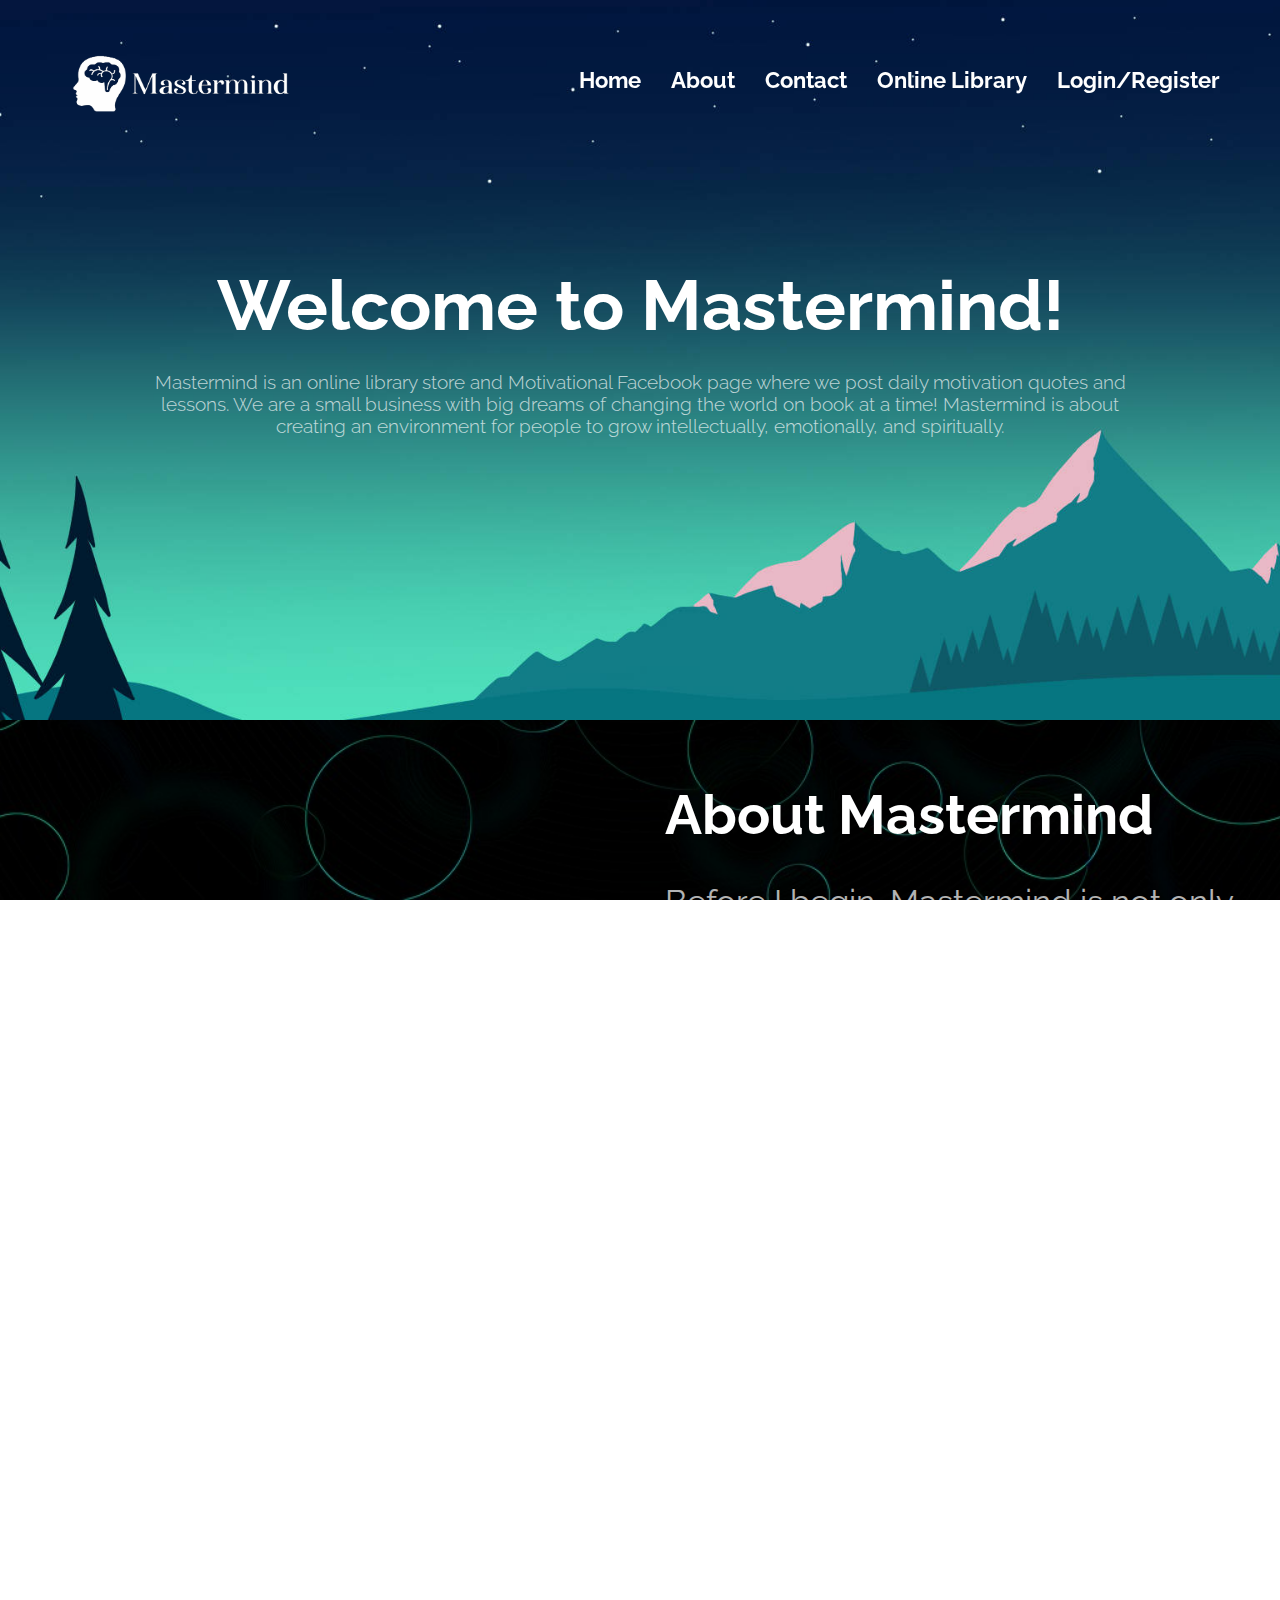
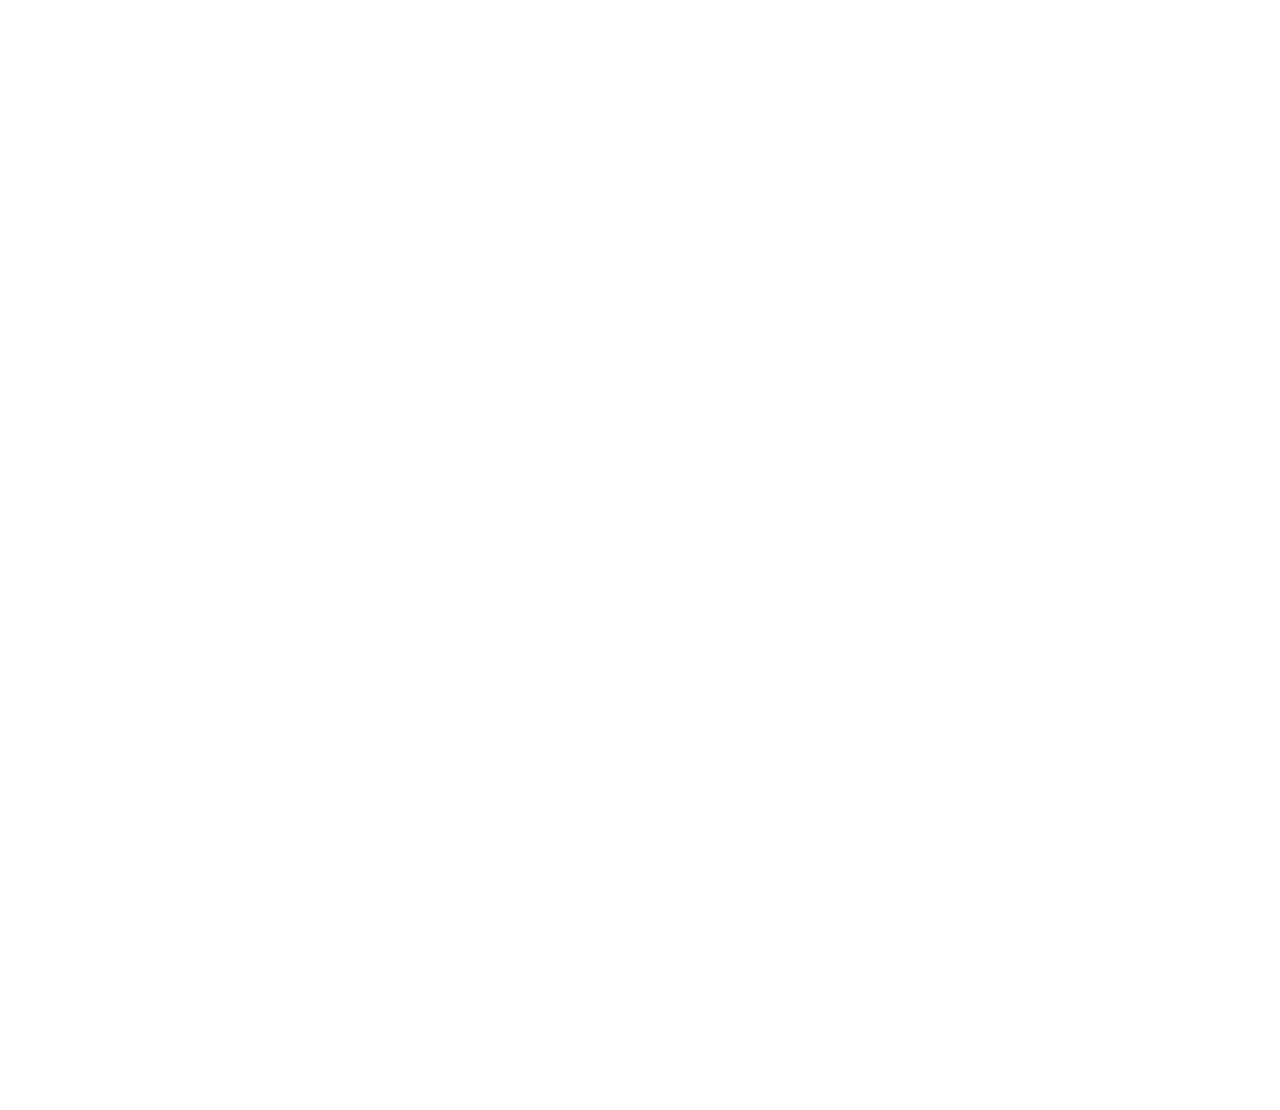
<file: index.html>
<!DOCTYPE html>
<html lang="en">
  <head>
    <meta charset="UTF-8" />
    <meta name="viewport" content="width=device-width, initial-scale=1.0" />
    <title>Mastermind</title>
    <link
      rel="shortcut icon"
      href="./resources/logo tab.png"
      type="image/x-icon"
    />
    <link rel="stylesheet" href="./stylescss.css" />
    <link rel="stylesheet" href="https://cdnjs.cloudflare.com/ajax/libs/font-awesome/6.4.2/css/all.min.css" integrity="sha512-z3gLpd7yknf1YoNbCzqRKc4qyor8gaKU1qmn+CShxbuBusANI9QpRohGBreCFkKxLhei6S9CQXFEbbKuqLg0DA==" crossorigin="anonymous" referrerpolicy="no-referrer" />
  </head>
  <body>

    <!-- Navbar -->

    <nav>
      <div id="logo">
        <img class="logo-nav" src="./resources/logo white.png" alt="logo white" />
        <img class="logo-nav2" src="./resources/logo tab.png" alt="logo white" />
      </div>
      <div id="navbar">
        <ul class="list">
          <li class="hover-down"><a class="hover-mvx-color" href="#home">Home</a></li>
          <li class="hover-down"><a class="hover-mvx-color" href="#about">About</a></li>
          <li class="hover-down"><a class="hover-mvx-color" href="#contact">Contact</a></li>
          <li class="hover-down"><a class="hover-mvx-color" href="#">Online Library</a></li>
          <li class="hover-down"><a class="hover-mvx-color" href="#">Login/Register</a></li>
        </ul>
      </div>
      <div id="navbar-med">
        <ul class="list">
          <li class="hover-down"><a class="hover-mvx-color" href="#">Login/Register</a></li>
          <!-- sidebar button -->
          <div id="dropdown">
            <div class="dropdown-lines"></div>
            <div class="dropdown-lines"></div>
            <div class="dropdown-lines"></div>
          </div>
        </ul>
      </div>
    </nav>

    <!-- side bar -->
    <div id="sidebar" class="sidebar hide">
      <div id="dropdown-list" class="dropdown-list hide">
        <div class="dropdown-list-top">
          <img class="logo-nav sidebar-logo" src="./resources/logo white.png" alt="logo white">
          <div id="close-btn">
            <i class="fa-regular fa-circle-xmark"></i>
          </div>
        </div>
        <ul class="sidebar-nav">
          <a class="hover-mvx-color" href="#"><li class="sidebar-list">Login | Register</li></a>
          <a class="hover-mvx-color" href="#home"><li class="sidebar-list">HOME</li></a>
          <a class="hover-mvx-color" href="#about"><li class="sidebar-list">ABOUT</li></a>
          <a class="hover-mvx-color" href="#contact"><li class="sidebar-list">CONTACT</li></a>
          <a class="hover-mvx-color" href="#"><li class="sidebar-list">ONLINE LIBRARY</li></a>
        </ul>
      </div>
    </div>
    
    <!-- Homepage -->

    <section id="home">
      <h1>Welcome to Mastermind!</h1>
      <p>
        Mastermind is an online library store and Motivational Facebook page
        where we post daily motivation quotes and lessons. We are a small
        business with big dreams of changing the world on book at a time!
        Mastermind is about creating an environment for people to grow
        intellectually, emotionally, and spiritually.
      </p>
      <div class="icon-div hover-down">
        <a
          href="https://www.facebook.com/mastermndofficial"
          target="_blank"
          class="social-logo"
          ><i class="fa-brands fa-facebook hover-mvx-color"></i></a>
    </section>
    <section id="about">
      <div class="about1">
        <div class="void">
          <i class="fa-regular fa-circle-question fa-bounce"></i>
        </div>
        <div class="content">
          <h2>About Mastermind</h2>
          <p>Before I begin, Mastermind is not only about sharing motivational posts but also about connecting with people who want to improve themselves and also be inspired. But that's not all, we have a wide range of eBooks about personal development ready to download in our Online Library(Refer Below).</p>
          <a href="#"><button class="btn">Learn More</button></a>
        </div>
      </div>
      <div class="about2">
        <div class="void">
          <i class="fa-solid fa-book-open fa-flip"></i>
        </div>
        <div class="content text-right">
          <h2>Online Library</h2>
          <p>Explore our online library, a treasure trove of carefully curated resources designed to enrich your knowledge and captivate your curiosity. Delve into a diverse collection that spans personal development, emotional awareness, and more, all at your fingertips.</p>
          <a href="#"><button class="btn">Learn More</button></a>
        </div>
      </div>
    </section>

    <!-- contact details -->
    
    <section id="contact">
      <div class="breakline"></div>
      <div class="contact-details">
        <h3>Get in Touch</h3>
        <a class="email" href="mailto:info@mmgroupofficial.com">info@mmgroupofficial.com</a>
        <p>If you have any concerns or problems, you can click the email above and send us an email or you can chat us on our <a href="https://www.facebook.com/mastermndofficial" target="_blank"
          class="fb" target="_blank">Facebook Page.</a></p>
      </div>
      <div class="breakline"></div>
    </section>
    <footer>
      <div id="footbar">
        <ul class="footlist">
          <li><a class="hover-mvx-color" href="#home">Home</a></li>
          <li><a class="hover-mvx-color" href="#about">FAQs</a></li>
          <li><a class="hover-mvx-color" href="#contact">Contact</a></li>
          <li><a class="hover-mvx-color" href="#">Online Library</a></li>
          <li><a class="hover-mvx-color" href="#">Be a Member</a></li>
        </ul>
      </div>
    </footer>
    <script src="./index.js"></script>
  </body>
</html>
</file>
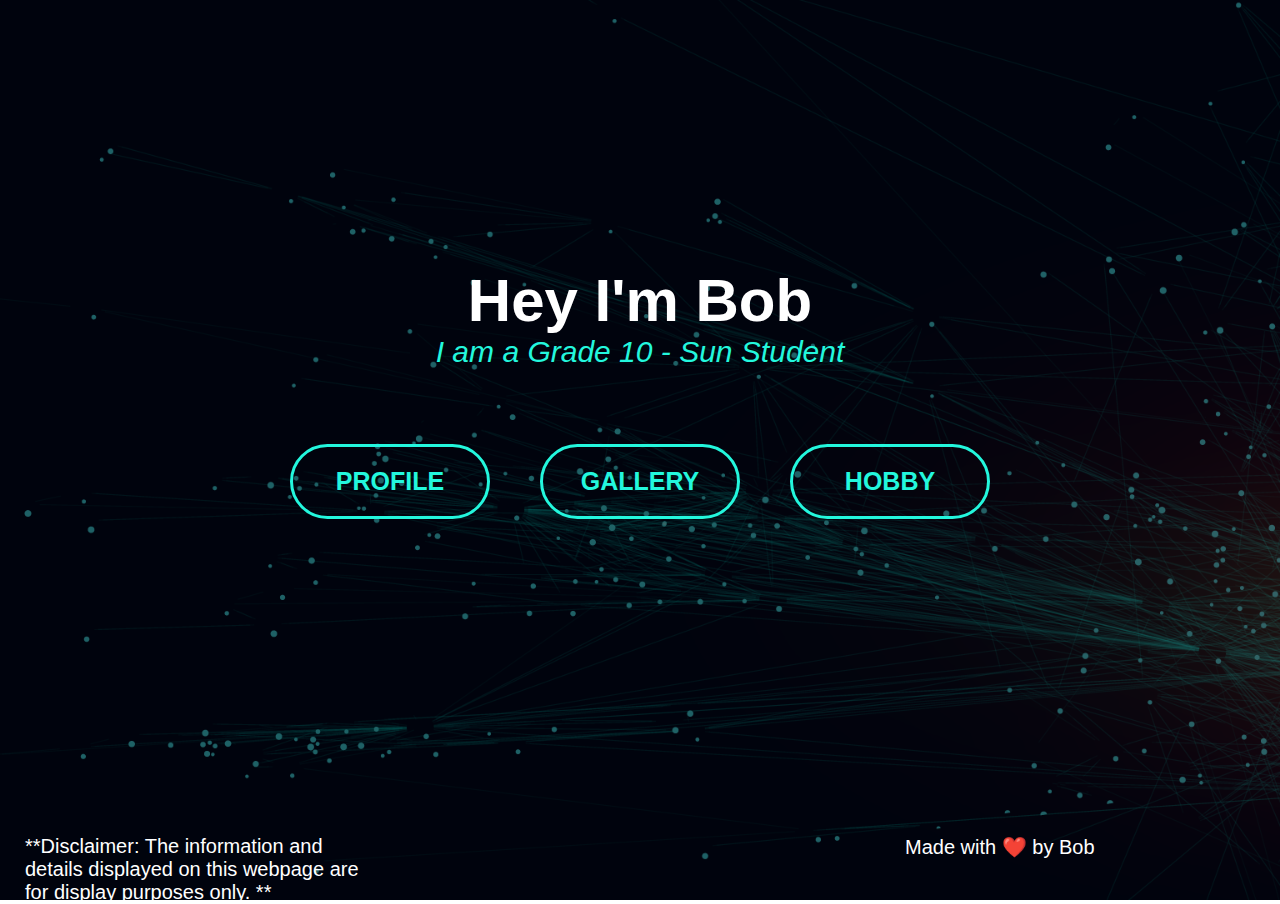
<file: bob/index.html>
<!DOCTYPE html>
<html lang="en">
  <head>
    <title>My Website</title>
    <style>
      * {
        box-sizing: border-box;
        margin: 0;
        padding: 0;
        color: white;
        font-family: Raleway, sans-serif;
        font-weight: 400;
        font-size: 10px;
      }

      html {
        scroll-behavior: smooth;
        background: url("./pics/scifi.png") no-repeat center fixed;
        background-size: cover;
      }

      #welcome-section {
        width: 100%;
        height: 90vh;
        display: flex;
        background: rgba(0, 0, 0, 0.6);
      }

      .intro {
        margin: auto;
        text-align: center;
        width: 60%;
        display: flex;
        flex-direction: column;
        align-items: center;
      }

      .intro-title {
        font-family: sans-serif;
        color: white;
        font-size: 6rem;
        font-weight: 600;
      }

      .intro-desc {
        font-family: Raleway, sans-serif;
        color: #23f7dd;
        font-size: 3rem;
        font-style: italic;
        font-weight: 200;
        margin-bottom: 50px;
      }

      a {
        text-decoration: none;
      }

      .buttons {
        display: flex;
        justify-content: space-around;
        flex-wrap: wrap;
        max-width: 800px;
      }

      .btn {
        width: 200px;
        height: 75px;
        margin: 25px;
        border-radius: 50px;
        border: 3px solid #23f7dd;
        display: flex;
        justify-content: center;
        align-items: center;
        color: #23f7dd;
        font-size: 2.5rem;
        font-weight: bold;
        cursor: pointer;
        transition: all 0.3s;
      }

      .btn:hover {
        background-color: #23f7dd20;
        color: white;
      }

      footer {
        background: transparent;
        display: flex;
        justify-content: space-between;
        height: 10vh;
        width: 100%;
        background: rgba(0, 0, 0, 0.6);
      }

      footer p {
        font-family: sans-serif;
        font-size: 2rem;
        width: 400px;
        padding: 25px;
      }
    </style>
  </head>
  <body>
    <main>
      <section id="welcome-section">
        <div class="intro">
          <h1 class="intro-title">Hey I'm Bob</h1>
          <h3 class="intro-desc">I am a Grade 10 - Sun Student</h3>
          <div class="buttons">
            <a href="./Profile.html">
              <div class="btn">PROFILE</div>
            </a>
            <a href="./Gallery.html">
              <div class="btn">GALLERY</div>
            </a>
            <a href="./Hobby.html">
              <div class="btn">HOBBY</div>
            </a>
          </div>
        </div>
      </section>
      <footer>
        <p>
          **Disclaimer: The information and details displayed on this webpage
          are for display purposes only. **
        </p>
        <p>Made with ❤️ by Bob</p>
      </footer>
    </main>
  </body>
</html>
</file>
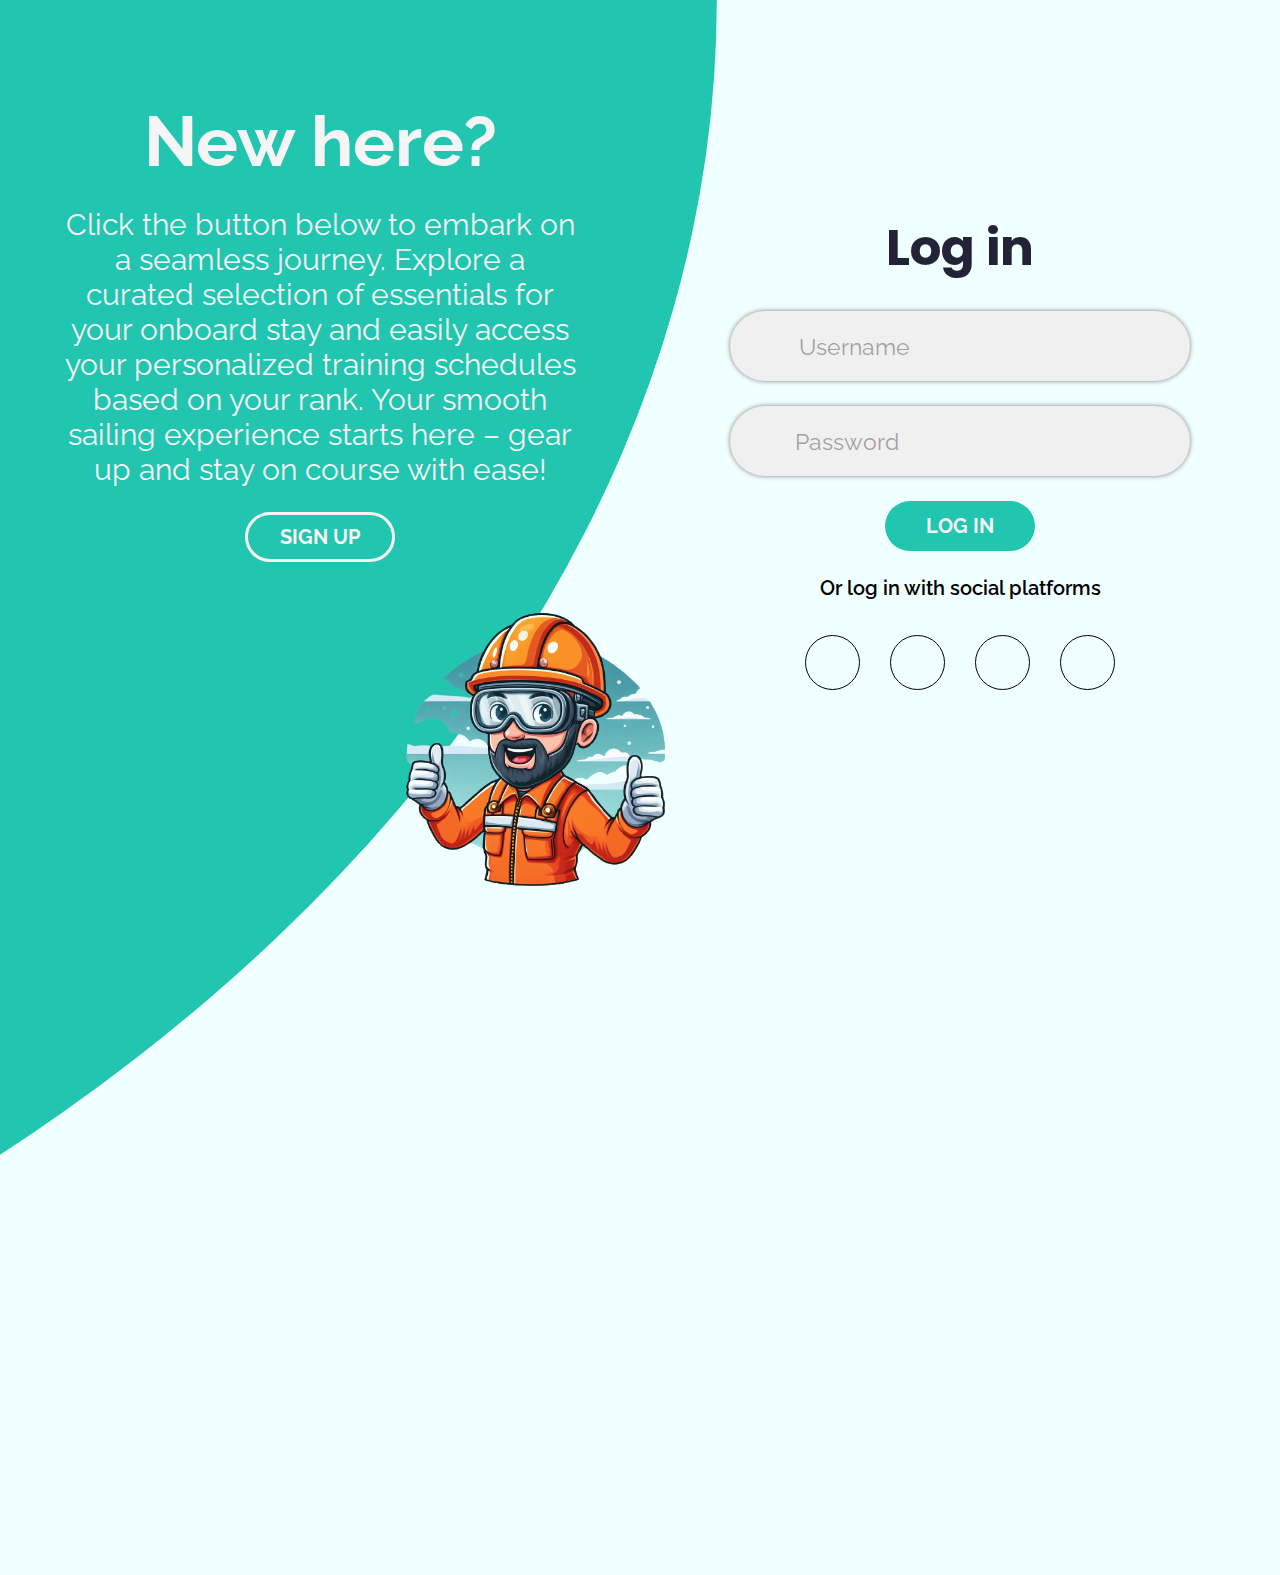
<file: Merchant Mariner/index.html>
<!DOCTYPE html>
<html lang="en">
  <head>
    <meta charset="UTF-8" />
    <meta name="viewport" content="width=device-width, initial-scale=1.0" />
    <title>Log in/Register</title>
    <link rel="shortcut icon" href="./resources/logo.png" type="image/x-icon" />
    <link rel="stylesheet" href="./style.css" />
    <link
      rel="stylesheet"
      href="https://cdnjs.cloudflare.com/ajax/libs/font-awesome/6.4.2/css/all.min.css"
      integrity="sha512-z3gLpd7yknf1YoNbCzqRKc4qyor8gaKU1qmn+CShxbuBusANI9QpRohGBreCFkKxLhei6S9CQXFEbbKuqLg0DA=="
      crossorigin="anonymous"
      referrerpolicy="no-referrer"
    />
  </head>
  <body>
    <!-- green circle -->
    <div id="big-circle"></div>
    <!-- intro text -->
    <div id="non-member" class="intro-text">
      <h1 class="welcome-title">New here?</h1>
      <p class="welcome-note">
        Click the button below to embark on a seamless journey. Explore a
        curated selection of essentials for your onboard stay and easily access
        your personalized training schedules based on your rank. Your smooth
        sailing experience starts here – gear up and stay on course with ease!
      </p>
      <button
        id="toggle-signup"
        class="btn toggle-btn"
        onclick="toggleSignUp()"
      >
        Sign up
      </button>
    </div>
    <div id="member" class="intro-text hide-right">
      <h1 class="welcome-title">Already a Member?</h1>
      <p class="welcome-note">
        Ahoy, Sailor! Welcome back to your maritime haven. Ready to chart your
        course again? Click below to access your personalized dashboard. From
        restocking essentials for your voyage to checking your tailored training
        schedules, we've got you covered. Smooth seas and happy shopping!
      </p>
      <button id="toggle-login" class="btn toggle-btn" onclick="toggleLogIn()">
        Log in
      </button>
    </div>

    <!-- sign up form -->
    <div id="sign-up" class="form hide-right">
      <h1>Sign up</h1>
      <form action="/signup" method="post">
        <div class="input-field">
          <i class="fa-solid fa-user"></i>
          <input
            type="text"
            name="signup-username"
            id="signup-username"
            placeholder="Username"
            required
          />
        </div>
        <div class="input-field">
          <i class="fa-solid fa-envelope"></i>
          <input
            type="email"
            name="signup-email"
            id="signup-email"
            placeholder="Email"
            required
          />
        </div>
        <div class="input-field">
          <i class="fa-solid fa-key"></i>
          <input
            type="password"
            name="signup-password"
            id="signup-password"
            placeholder="Password"
            oninput="handlePasswordInput('signup-password', 'password-toggle-icon')"
            required
          />
          <i
            class="password-toggle-icon fa-solid fa-eye-slash"
            onclick="togglePasswordVisibility('signup-password', 'password-toggle-icon')"
          ></i>
        </div>
        <button type="submit" class="btn form-btn">Sign up</button>
      </form>
      <p>Or sign up with social platforms</p>
      <div class="social-medias">
        <a href="#">
          <div class="social-icons">
            <i class="fa-brands fa-facebook-f"></i>
          </div>
        </a>
        <a href="#">
          <div class="social-icons">
            <i class="fa-brands fa-x-twitter"></i>
          </div>
        </a>
        <a href="#">
          <div class="social-icons">
            <i class="fa-brands fa-google"></i>
          </div>
        </a>
        <a href="#">
          <div class="social-icons">
            <i class="fa-brands fa-linkedin-in"></i>
          </div>
        </a>
      </div>
    </div>
    <!-- sign in form -->
    <div id="log-in" class="form">
      <h1>Log in</h1>
      <form action="/login" method="post">
        <div class="input-field">
          <i class="fa-solid fa-user"></i>
          <input
            type="text"
            name="login-username"
            id="login-username"
            placeholder="Username"
            required
          />
        </div>
        <div class="input-field">
          <i class="fa-solid fa-key"></i>
          <input
            type="password"
            name="login-password"
            id="login-password"
            placeholder="Password"
            oninput="handlePasswordInput('login-password', 'password-toggle-icon')"
            required
          />
          <i
            class="password-toggle-icon fa-solid fa-eye-slash"
            onclick="togglePasswordVisibility('login-password', 'password-toggle-icon')"
          ></i>
        </div>
        <button type="submit" class="btn form-btn">Log in</button>
      </form>
      <p>Or log in with social platforms</p>
      <div class="social-medias">
        <a href="#">
          <div class="social-icons">
            <i class="fa-brands fa-facebook-f"></i>
          </div>
        </a>
        <a href="#">
          <div class="social-icons">
            <i class="fa-brands fa-x-twitter"></i>
          </div>
        </a>
        <a href="#">
          <div class="social-icons">
            <i class="fa-brands fa-google"></i>
          </div>
        </a>
        <a href="#">
          <div class="social-icons">
            <i class="fa-brands fa-linkedin-in"></i>
          </div>
        </a>
      </div>
    </div>
      <img
        id="ratings"
        src="./resources/OIG-removebg-preview.png"
        alt="ship's ratings"
      />
      <img
        id="officers"
        class="hide-right"
        src="./resources/ship's officers.png"
        alt="ship's officer"
      />
    <script src="./index.js"></script>
  </body>
</html>
</file>
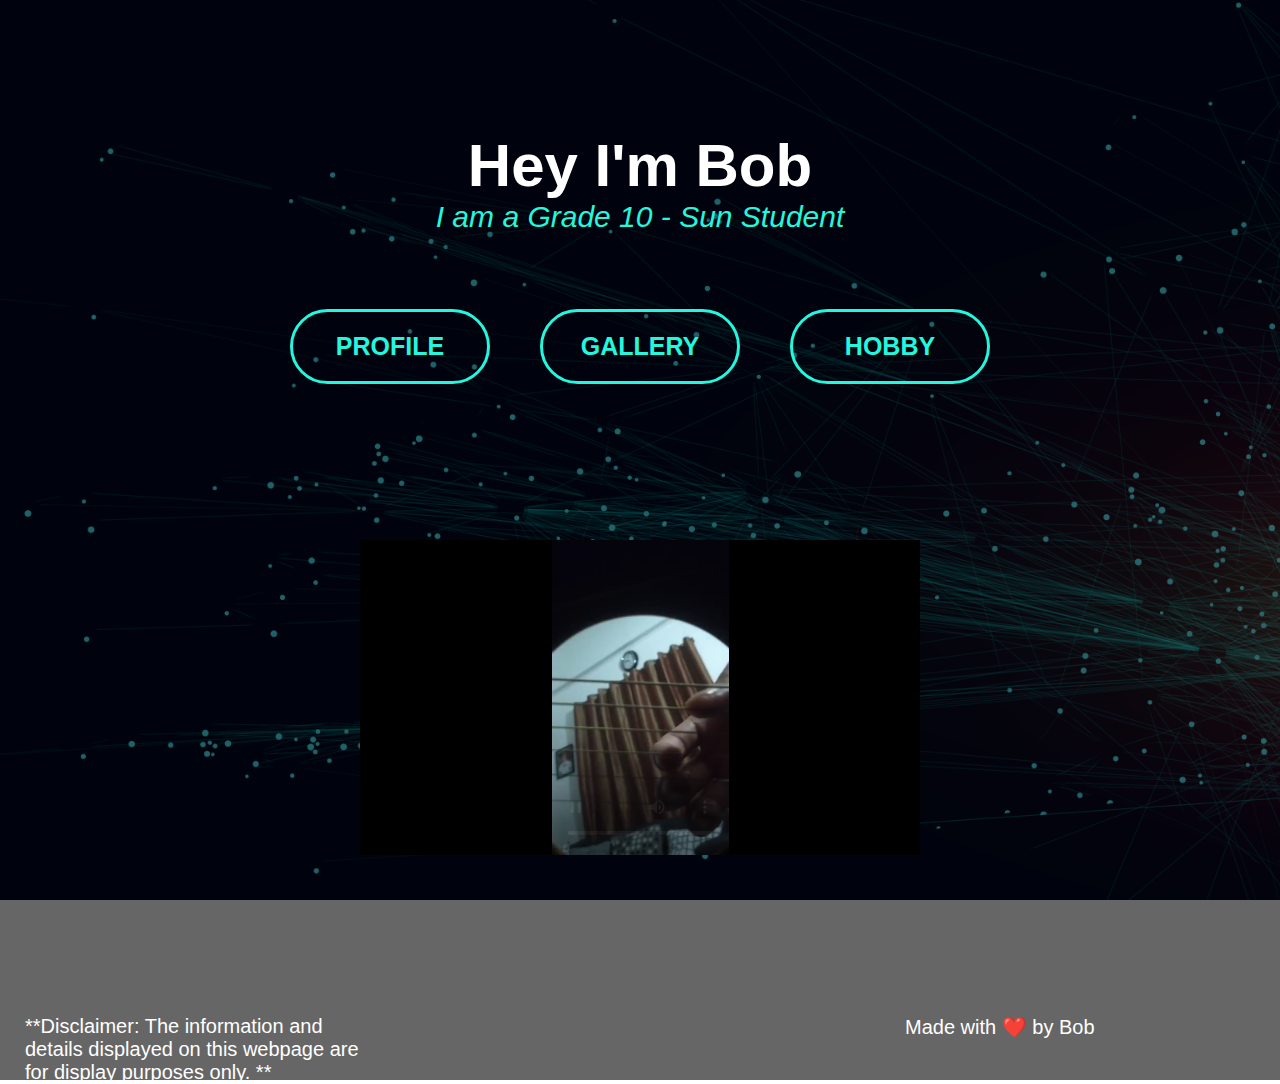
<file: profiles/bob/index.html>
<!DOCTYPE html>
<html lang="en">
  <head>
    <title>My Website</title>
    <style>
      * {
        box-sizing: border-box;
        margin: 0;
        padding: 0;
        color: white;
        font-family: Raleway, sans-serif;
        font-weight: 400;
        font-size: 10px;
      }

      html {
        scroll-behavior: smooth;
        background: url("./pics/scifi.png") no-repeat center fixed;
        background-size: cover;
      }

      #welcome-section {
        width: 100%;
        height: 60vh;
        display: flex;
        background: rgba(0, 0, 0, 0.6);
      }

      #video-section {
        width: 100%;
        height: 50vh;
        display: flex;
        justify-content: center;
        align-items: flex-start;
        background: rgba(0, 0, 0, 0.6);
      }

      .intro {
        margin: auto;
        text-align: center;
        width: 60%;
        display: flex;
        flex-direction: column;
        align-items: center;
      }

      .intro-title {
        font-family: sans-serif;
        color: white;
        font-size: 6rem;
        font-weight: 600;
      }

      .intro-desc {
        font-family: Raleway, sans-serif;
        color: #23f7dd;
        font-size: 3rem;
        font-style: italic;
        font-weight: 200;
        margin-bottom: 50px;
      }

      a {
        text-decoration: none;
      }

      .buttons {
        display: flex;
        justify-content: space-around;
        flex-wrap: wrap;
        max-width: 800px;
      }

      .btn {
        width: 200px;
        height: 75px;
        margin: 25px;
        border-radius: 50px;
        border: 3px solid #23f7dd;
        display: flex;
        justify-content: center;
        align-items: center;
        color: #23f7dd;
        font-size: 2.5rem;
        font-weight: bold;
        cursor: pointer;
        transition: all 0.3s;
      }

      .btn:hover {
        background-color: #23f7dd20;
        color: white;
      }

      video {
        width: 50vw;
        max-width: 640px;
        height: 30vh;
        max-width: 360px;
        border: 1px solid white;
      }
      footer {
        background: transparent;
        display: flex;
        justify-content: space-between;
        height: 10vh;
        width: 100%;
        background: rgba(0, 0, 0, 0.6);
      }

      footer p {
        font-family: sans-serif;
        font-size: 2rem;
        width: 400px;
        padding: 25px;
      }
    </style>
  </head>
  <body>
    <main>
      <section id="welcome-section">
        <div class="intro">
          <h1 class="intro-title">Hey I'm Bob</h1>
          <h3 class="intro-desc">I am a Grade 10 - Sun Student</h3>
          <div class="buttons">
            <a href="./Profile.html">
              <div class="btn">PROFILE</div>
            </a>
            <a href="./Gallery.html">
              <div class="btn">GALLERY</div>
            </a>
            <a href="./Hobby.html">
              <div class="btn">HOBBY</div>
            </a>
          </div>
        </div>
      </section>
      <section id="video-section">
        <iframe
          width="560"
          height="315"
          src="./pics/guitar.mp4"
          title="YouTube video player"
          frameborder="0"
          allowfullscreen
        ></iframe>
      </section>
      <footer>
        <p>
          **Disclaimer: The information and details displayed on this webpage
          are for display purposes only. **
        </p>
        <p>Made with ❤️ by Bob</p>
      </footer>
    </main>
  </body>
</html>
</file>
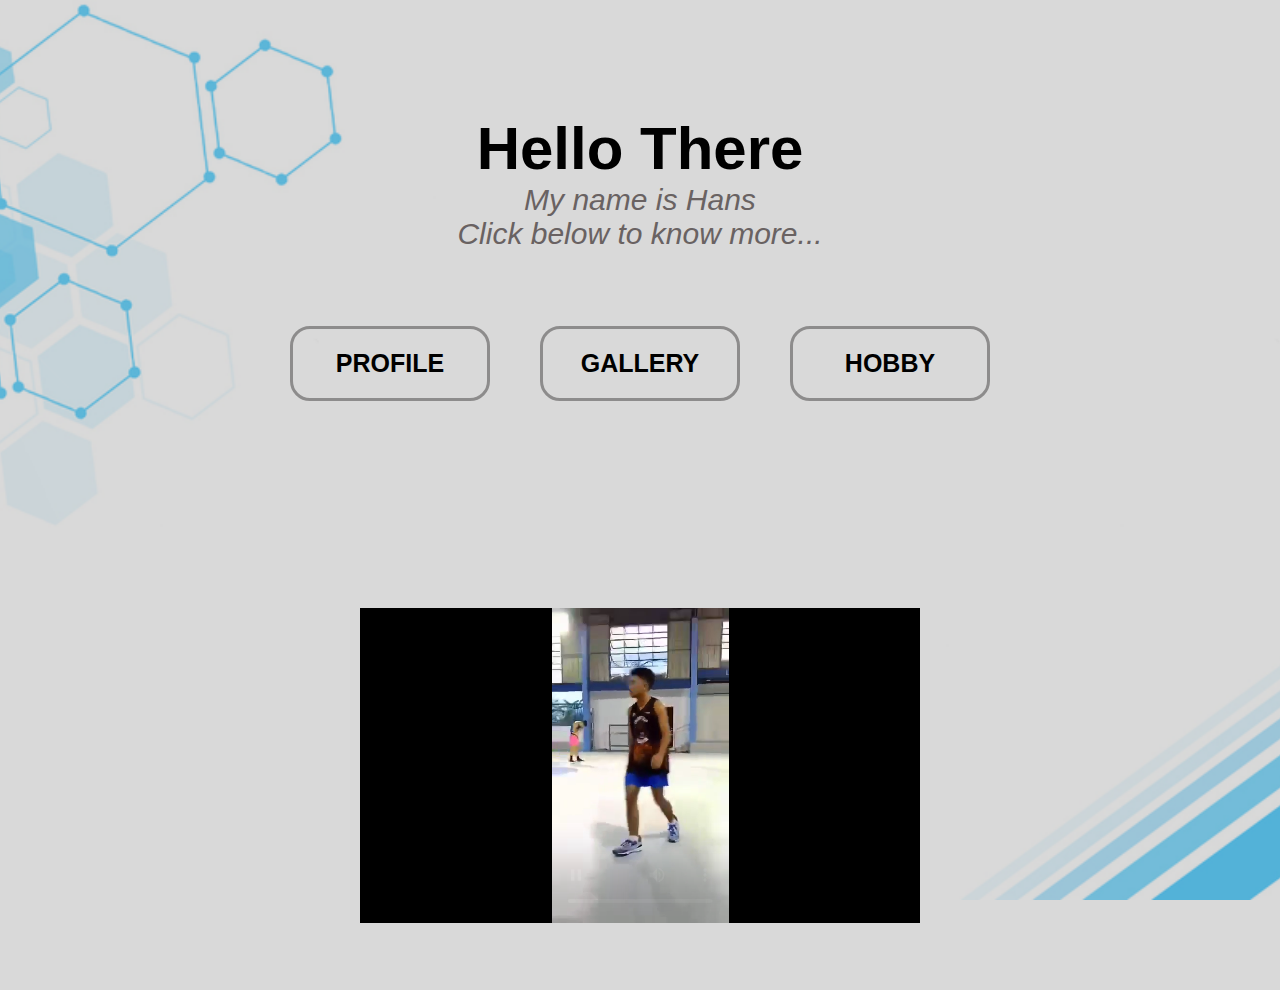
<file: profiles/hans/index.html>
<!DOCTYPE html>
<html lang="en">
  <head>
    <title>My Website</title>
    <style>
      * {
        box-sizing: border-box;
        margin: 0;
        padding: 0;
        color: black;
        font-family: sans-serif;
        font-weight: 400;
        font-size: 10px;
      }

      html {
        scroll-behavior: smooth;
        background: url("./pics/light\ scifi1.jpg") no-repeat center fixed;
        background-size: cover;
      }

      #welcome-section {
        width: 100%;
        height: 60vh;
        display: flex;
        background-color: #08080827;
      }

      #video-section {
        width: 100%;
        height: 50vh;
        display: flex;
        justify-content: center;
        align-items: center;
        background-color: #08080827;
      }

      .intro {
        margin: auto;
        text-align: center;
        width: 60%;
        display: flex;
        flex-direction: column;
        align-items: center;
      }

      .intro-title {
        font-family: sans-serif;
        color: black;
        font-size: 6rem;
        font-weight: 600;
      }

      .intro-desc {
        font-family: sans-serif;
        color: #696262;
        font-size: 3rem;
        font-style: italic;
        font-weight: 200;
        margin-bottom: 50px;
      }

      .intro-title, .intro-desc {
        transition: all 0.3s;
        cursor:default;
      }

      .intro-title:hover, .intro-desc:hover {
        color: lightseagreen;
      }

      a {
        text-decoration: none;
      }

      .buttons {
        display: flex;
        justify-content: space-around;
        flex-wrap: wrap;
        max-width: 800px;
      }

      .btn {
        width: 200px;
        height: 75px;
        margin: 25px;
        border-radius: 20px;
        border: 3px solid #8d8c8c;
        display: flex;
        justify-content: center;
        align-items: center;
        color: black;
        font-size: 2.5rem;
        font-weight: bold;
        cursor: pointer;
        transition: all 0.3s;
      }

      .btn:hover {
        background-color: rgba(32, 178, 171, 0.262);
        border-color: black;
      }

    </style>
  </head>
  <body>
    <main>
      <section id="welcome-section">
        <div class="intro">
          <h1 class="intro-title">Hello There</h1>
          <h3 class="intro-desc">My name is Hans<br>Click below to know more...</h3>
          <div class="buttons">
            <a href="./Profile.html">
              <div class="btn">PROFILE</div>
            </a>
            <a href="./Gallery.html">
              <div class="btn">GALLERY</div>
            </a>
            <a href="./Hobby.html">
              <div class="btn">HOBBY</div>
            </a>
          </div>
        </div>
      </section>
      <section id="video-section">
        <iframe
          width="560"
          height="315"
          src="./pics/basket.mp4"
          title="Me basketball"
          frameborder="0"
          allowfullscreen
        ></iframe>
      </section>
      </section>
    </main>
  </body>
</html>
</file>
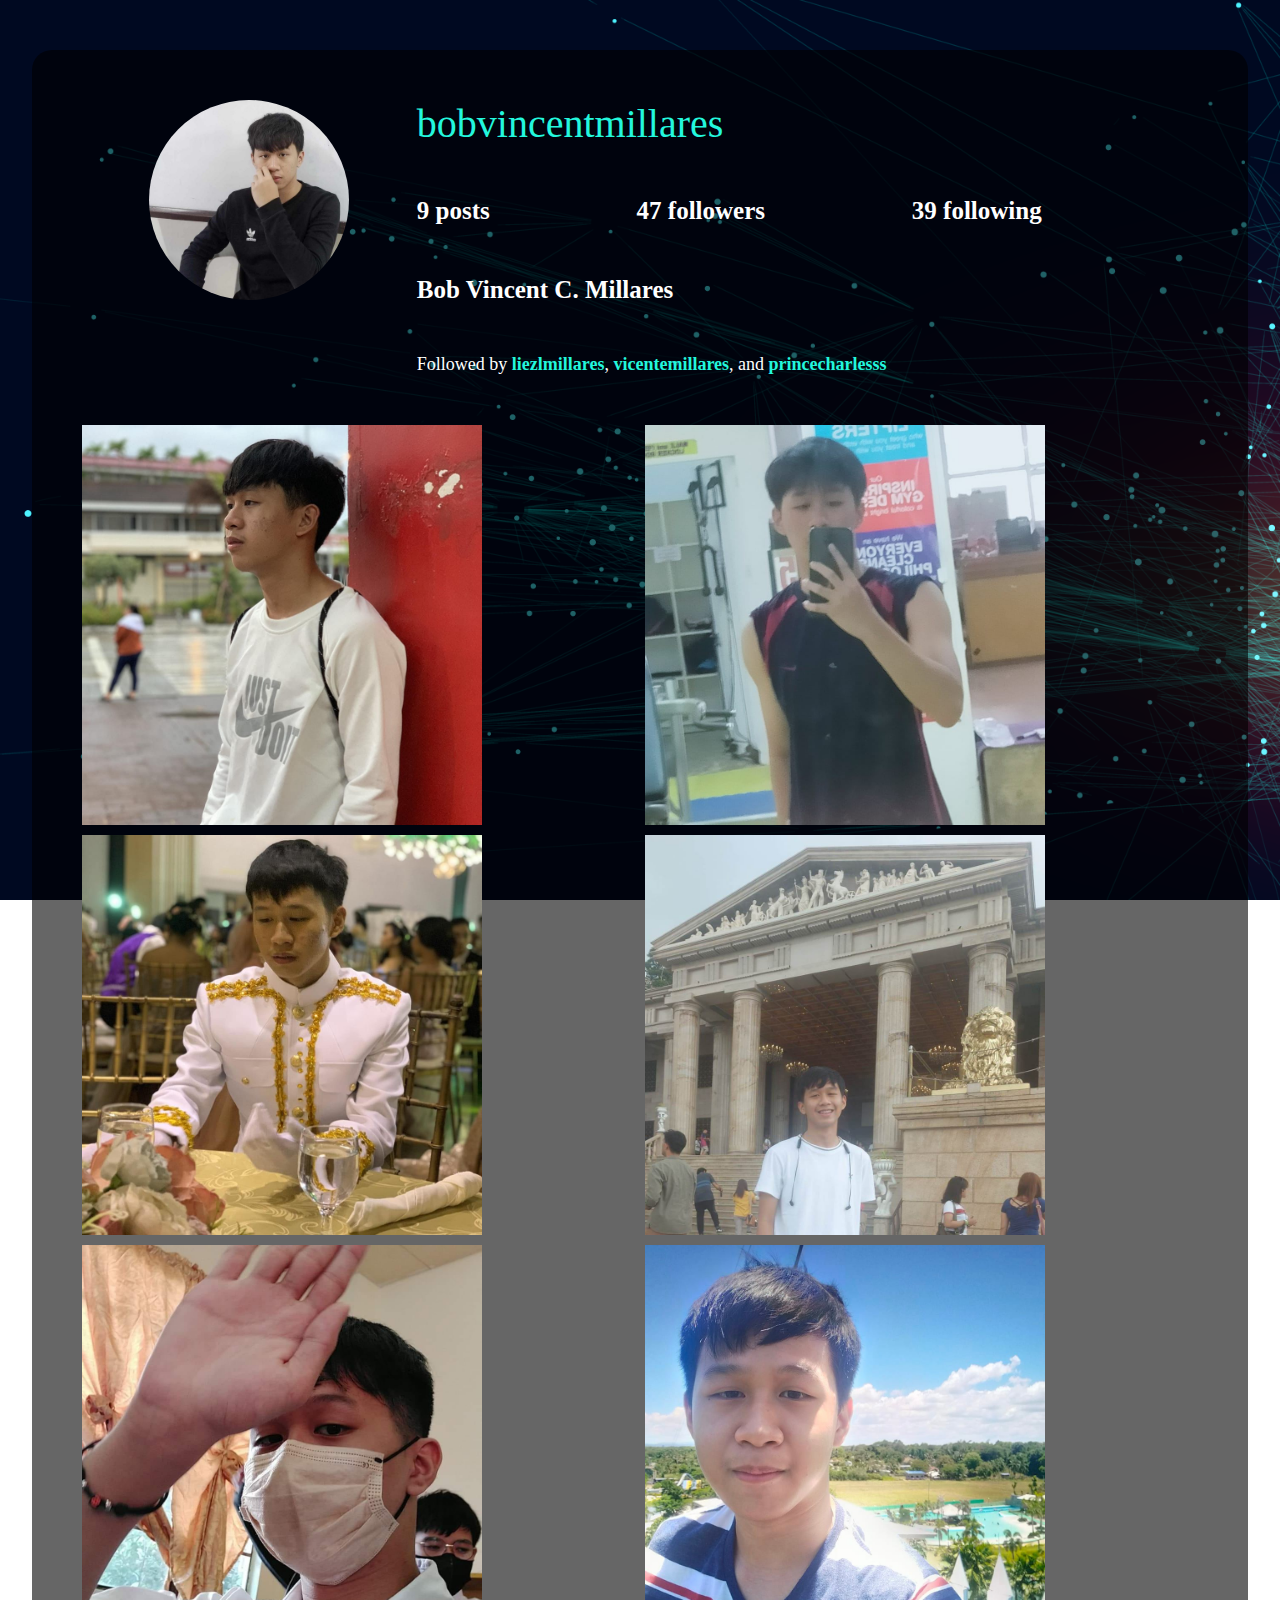
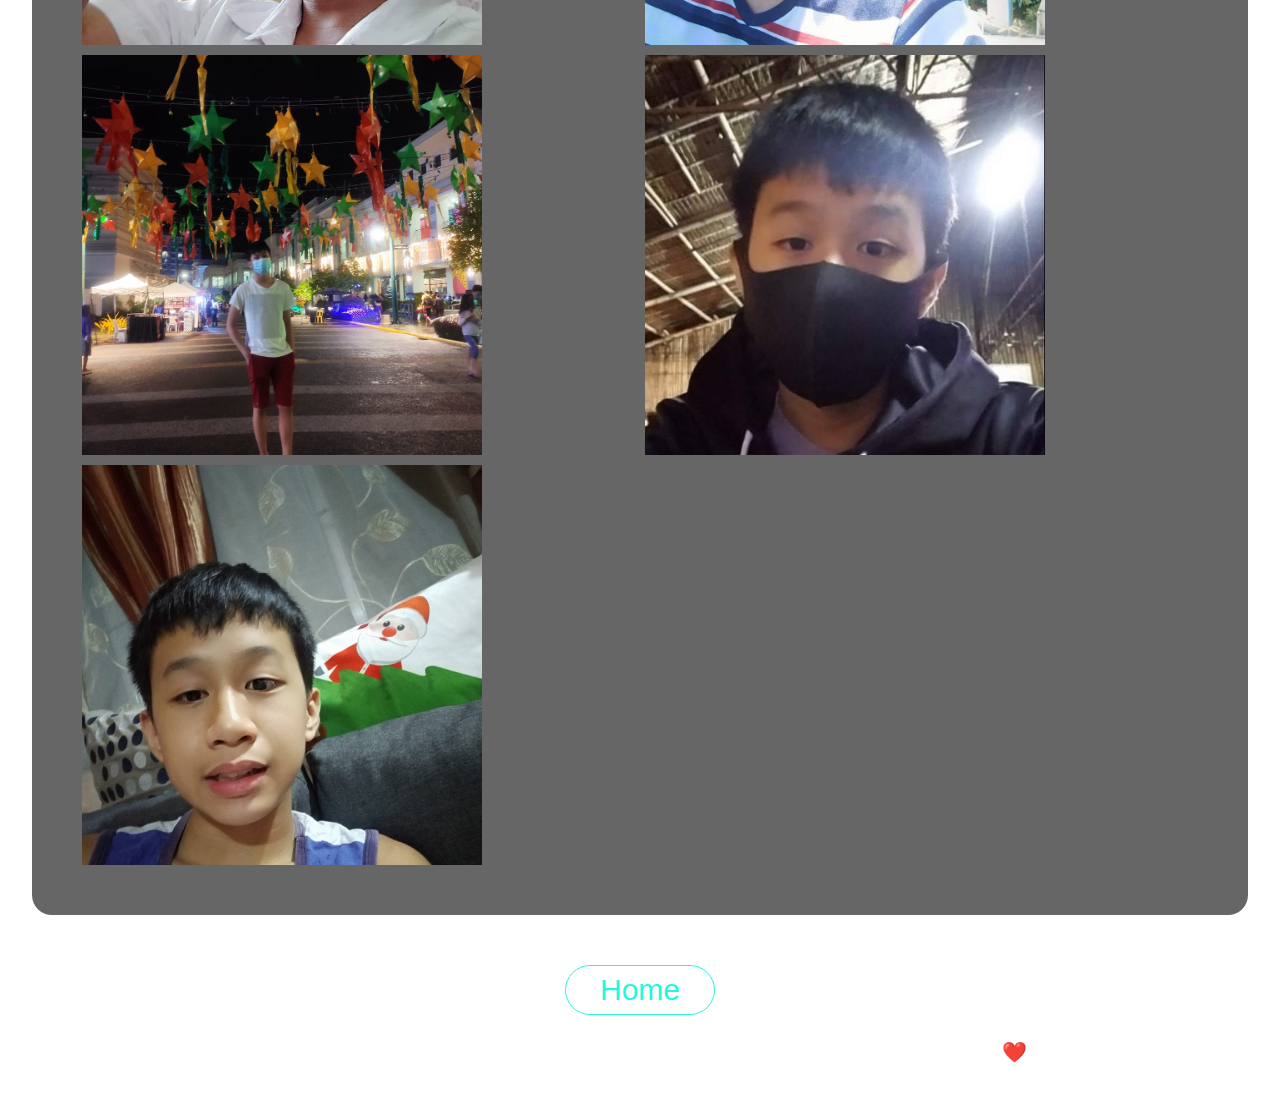
<file: bob/Gallery.html>
<!DOCTYPE html>
<html lang="en">
  <head>
    <title>My gallery</title>
    <style>
      * {
        box-sizing: border-box;
        margin: 0;
        padding: 0;
        color: white;
      }

      html {
        background: url("./pics/scifi.png") no-repeat center fixed;
        background-size: cover;
      }

      body {
        display: flex;
        flex-direction: column;
        justify-content: center;
        align-items: center;
      }

      .container {
        width: 95%;
        max-width: 1350px;
        height: fit-content;
        margin: 50px 0 50px;
        background: rgba(0, 0, 0, 0.6);
        border-radius: 20px;
        padding: 50px;
      }

      .top {
        height: fit-content;
        display: flex;
        flex-wrap: wrap;
        margin-bottom: 50px;
      }

      .profile-pic {
        height: fit-content;
        width: 30%;
        display: flex;
        flex-direction: column;
        align-items: center;
      }

      .pp {
        width: 200px;
        height: 200px;
        border-radius: 50%;
        margin-bottom: 25px;
      }

      h1 {
        font-size: 25px;
      }

      .username {
        font-size: 40px;
        color: #23f7dd;
        font-weight: 200;
        /* margin: 10px 0; */
      }

      .socials {
        width: 100px;
        display: flex;
        justify-content: space-between;
      }

      i {
        font-size: 30px;
        transition: all 0.3s;
      }

      i:hover {
        color: #23f7dd;
      }

      .top-right {
        width: 70%;
        min-width: 500px;
        min-height: 275px;
        display: flex;
        flex-direction: column;
        justify-content: space-between;
      }

      .followers {
        width: 80%;
        display: flex;
        justify-content: space-between;
        align-items: center;
        /* margin-bottom: 60px; */
        /* border: 1px solid green; */
      }

      h2 {
        font-size: 18px;
        font-weight: 100;
      }

      .bold {
        font-weight: 700;
        color: #23f7dd;
      }

      .gallery {
        display: grid;
        grid-template-columns: repeat(auto-fit, minmax(400px, 1fr));
        gap: 10px;
      }

      .pictures {
        width: 400px;
        height: 400px;
      }

      footer {
        background: transparent;
        display: flex;
        justify-content: space-between;
        height: 10vh;
        width: 100%;
      }

      footer p {
        font-family: sans-serif;
        font-size: 20px;
        width: 400px;
        padding: 25px;
      }

      .home {
        width: 150px;
        height: 50px;
        font-size: 30px;
        color: #23f7dd;
        background-color: transparent;
        border: 1px solid #23f7dd;
        border-radius: 30px;
        cursor: pointer;
        transition: all 0.3s;
      }

      .home:hover {
        background-color: #23f7dd30;
      }
    </style>
    <link
      rel="stylesheet"
      href="https://cdnjs.cloudflare.com/ajax/libs/font-awesome/6.4.2/css/all.min.css"
      integrity="sha512-z3gLpd7yknf1YoNbCzqRKc4qyor8gaKU1qmn+CShxbuBusANI9QpRohGBreCFkKxLhei6S9CQXFEbbKuqLg0DA=="
      crossorigin="anonymous"
      referrerpolicy="no-referrer"
    />
  </head>
  <body>
    <div class="container">
      <div class="top">
        <div class="profile-pic">
          <img class="pp" src="./pics/bob.jpg" alt="" />
          <div class="socials">
            <a href="https://www.facebook.com/bobvincent.millares"
              ><i class="fa-brands fa-facebook-f"></i
            ></a>
            <a href="https://www.instagram.com/bobvincentmillares/"
              ><i class="fa-brands fa-instagram"></i
            ></a>
          </div>
        </div>
        <div class="top-right">
          <div class="username">bobvincentmillares</div>
          <div class="followers">
            <h1>9 posts</h1>
            <h1>47 followers</h1>
            <h1>39 following</h1>
          </div>
          <h1>Bob Vincent C. Millares</h1>
          <div class="following">
            <h2>
              Followed by <span class="bold">liezlmillares</span>,
              <span class="bold">vicentemillares</span>, and
              <span class="bold">princecharlesss</span>
            </h2>
          </div>
        </div>
      </div>
      <div class="gallery">
        <img class="pictures" src="./pics/bob1.jpg" alt="" />
        <img class="pictures" src="./pics/bob2.jpg" alt="" />
        <img class="pictures" src="./pics/bob3.jpg" alt="" />
        <img class="pictures" src="./pics/bob4.jpg" alt="" />
        <img class="pictures" src="./pics/bob5.jpg" alt="" />
        <img class="pictures" src="./pics/bob6.jpg" alt="" />
        <img class="pictures" src="./pics/bob7.jpg" alt="" />
        <img class="pictures" src="./pics/bob8.jpg" alt="" />
        <img class="pictures" src="./pics/bob9.jpg" alt="" />
      </div>
    </div>
    <a href="./index.html"><button class="home">Home</button></a>
    <footer>
      <p>
        **Disclaimer: The information and details displayed on this webpage are
        for display purposes only. **
      </p>
      <p>Made with ❤️ by Bob</p>
    </footer>
  </body>
</html>
</file>
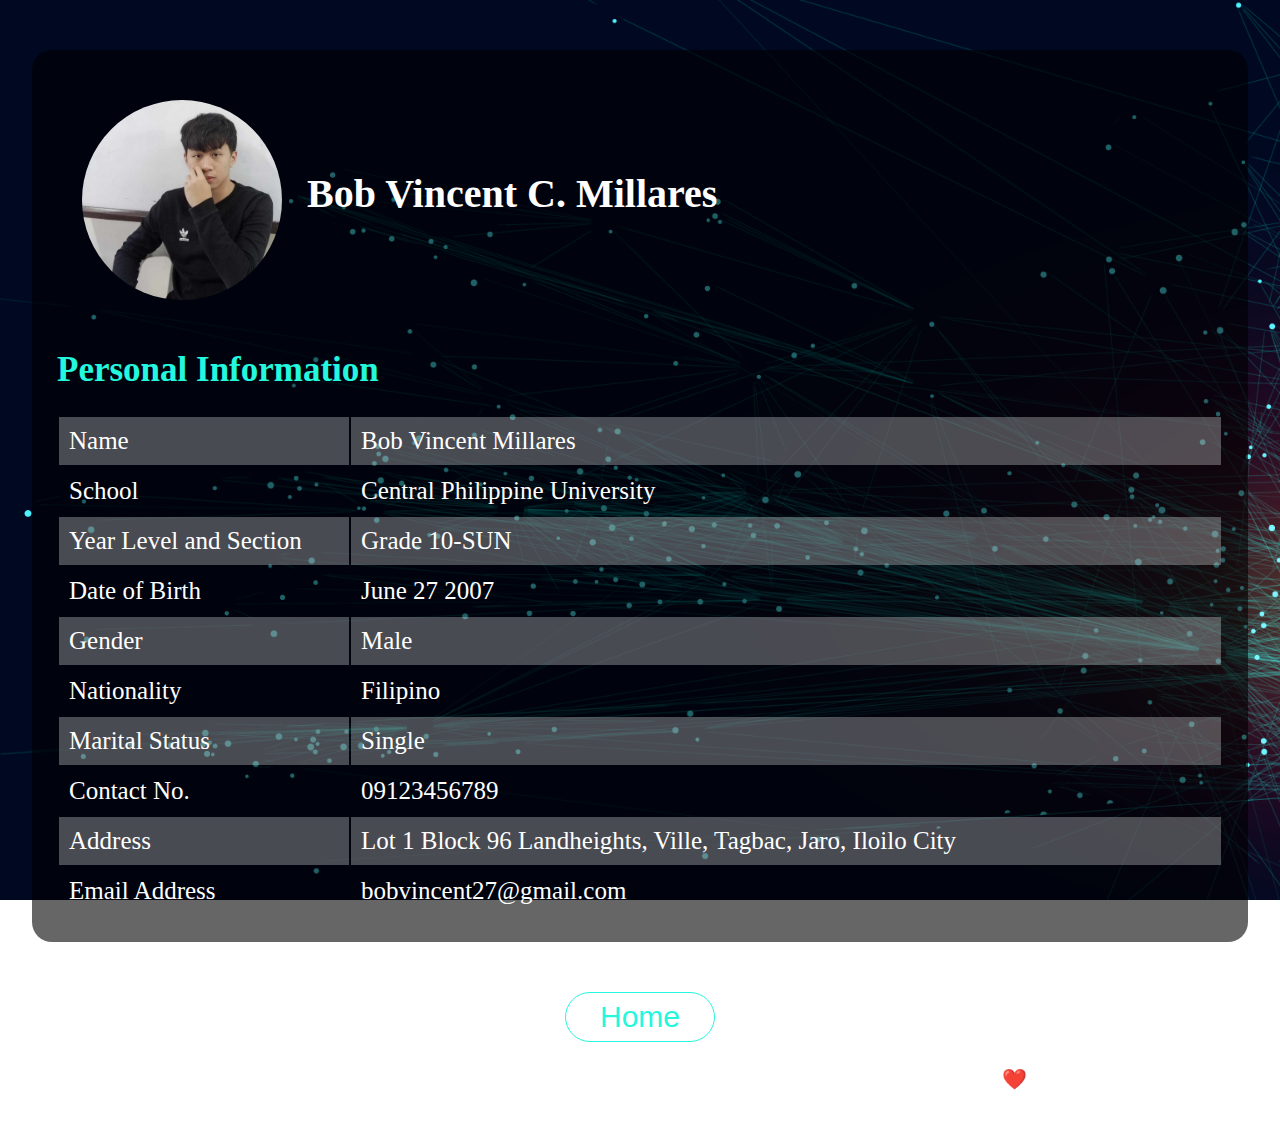
<file: bob/Profile.html>
<!DOCTYPE html>
<html lang="en">
  <head>
    <title>My Profile</title>
    <style>
      * {
        box-sizing: border-box;
        margin: 0;
        padding: 0;
        color: white;
      }

      html {
        background: url("./pics/scifi.png") no-repeat center fixed;
        background-size: cover;
      }

      body {
        display: flex;
        flex-direction: column;
        justify-content: center;
        align-items: center;
      }

      .container {
        width: 95%;
        max-width: 1350px;
        height: fit-content;
        margin: 50px 0 50px;
        background: rgba(0, 0, 0, 0.6);
        border-radius: 20px;
      }

      .profile-pic {
        height: 200px;
        display: flex;
        margin: 50px;
      }

      .pp {
        width: 200px;
        height: 200px;
        border-radius: 50%;
      }

      h1 {
        color: white;
        margin-top: 70px;
        margin-left: 25px;
        font-size: 40px;
      }

      h2 {
        color: #23f7dd;
        margin-left: 25px;
        font-size: 35px;
      }

      .details {
        display: flex;
        justify-content: center;
      }

      table {
        width: 100%;
        margin: 25px;
      }

      tbody {
        width: 100%;
      }

      tr {
        width: 100%;
        height: fit-content;
      }

      td {
        padding: 10px;
        font-size: 25px;
      }

      .stripe1,
      .keys,
      .info {
        background-color: rgba(250, 250, 250, 0.292);
      }

      .stripe2,
      .keys,
      .info {
        background-color: transparent;
      }

      .keys {
        width: 25%;
      }

      footer {
        background: transparent;
        display: flex;
        justify-content: space-between;
        height: 10vh;
        width: 100%;
      }

      footer p {
        font-family: sans-serif;
        font-size: 20px;
        width: 400px;
        padding: 25px;
      }

      .home {
        width: 150px;
        height: 50px;
        font-size: 30px;
        color: #23f7dd;
        background-color: transparent;
        border: 1px solid #23f7dd;
        border-radius: 30px;
        cursor: pointer;
        transition: all 0.3s;
      }

      .home:hover {
        background-color: #23f7dd30;
      }
    </style>
  </head>
  <body>
    <div class="container">
      <div class="profile-pic">
        <img class="pp" src="./pics/bob.jpg" alt="" />
        <h1>Bob Vincent C. Millares</h1>
      </div>
      <h2>Personal Information</h2>
      <div class="details">
        <table>
          <tbody>
            <tr class="stripe1">
              <td class="keys">Name</td>
              <td class="info">Bob Vincent Millares</td>
            </tr>
            <tr class="stripe2">
              <td class="keys">School</td>
              <td class="info">Central Philippine University</td>
            </tr>
            <tr class="stripe1">
              <td class="keys">Year Level and Section</td>
              <td class="info">Grade 10-SUN</td>
            </tr>
            <tr class="stripe2">
              <td class="keys">Date of Birth</td>
              <td class="info">June 27 2007</td>
            </tr>
            <tr class="stripe1">
              <td class="keys">Gender</td>
              <td class="info">Male</td>
            </tr>
            <tr class="stripe2">
              <td class="keys">Nationality</td>
              <td class="info">Filipino</td>
            </tr>
            <tr class="stripe1">
              <td class="keys">Marital Status</td>
              <td class="info">Single</td>
            </tr>
            <tr class="stripe2">
              <td class="keys">Contact No.</td>
              <td class="info">09123456789</td>
            </tr>
            <tr class="stripe1">
              <td class="keys">Address</td>
              <td class="info">
                Lot 1 Block 96 Landheights, Ville, Tagbac, Jaro, Iloilo City
              </td>
            </tr>
            <tr class="stripe2">
              <td class="keys">Email Address</td>
              <td class="info">bobvincent27@gmail.com</td>
            </tr>
          </tbody>
        </table>
      </div>
    </div>
    <a href="./index.html"><button class="home">Home</button></a>
    <footer>
      <p>
        **Disclaimer: The information and details displayed on this webpage are
        for display purposes only. **
      </p>
      <p>Made with ❤️ by Bob</p>
    </footer>
  </body>
</html>
</file>
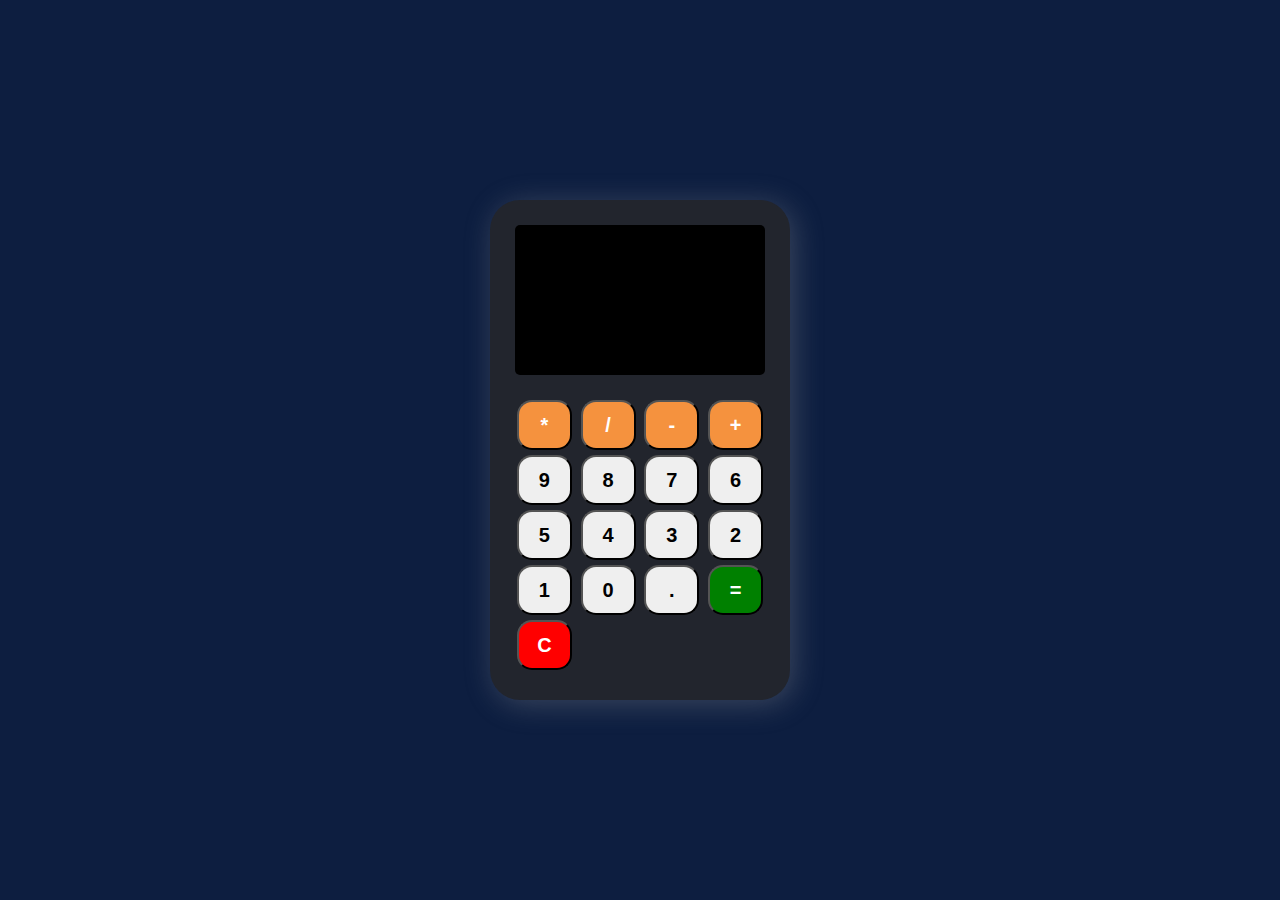
<file: simplecalculator/index.html.html>
<!DOCTYPE html>
<html lang="en">
<head>
    <meta charset="UTF-8">
    <meta name="viewport" content="width=device-width, initial-scale=1.0">
    <title>Simple Calculator</title>
    <link rel="stylesheet" href="./styles.css.css">
</head>
<body>
    <div id="container">
        <form id="input-container">
            <input id="input-display" type="text" class="screen">
        </form>
        <div id="buttons">
            <button type="button" class="btn btn-yellow" data-num="*">*</button>
            <button type="button" class="btn btn-yellow" data-num="/">/</button>
            <button type="button" class="btn btn-yellow" data-num="-">-</button>
            <button type="button" class="btn btn-yellow" data-num="+">+</button>
            <button type="button" class="btn btn-grey" data-num="9">9</button>
            <button type="button" class="btn btn-grey" data-num="8">8</button>
            <button type="button" class="btn btn-grey" data-num="7">7</button>
            <button type="button" class="btn btn-grey" data-num="6">6</button>
            <button type="button" class="btn btn-grey" data-num="5">5</button>
            <button type="button" class="btn btn-grey" data-num="4">4</button>
            <button type="button" class="btn btn-grey" data-num="3">3</button>
            <button type="button" class="btn btn-grey" data-num="2">2</button>
            <button type="button" class="btn btn-grey" data-num="1">1</button>
            <button type="button" class="btn btn-grey" data-num="0">0</button>
            <button type="button" class="btn btn-grey" data-num=".">.</button>
            <button type="button" class="btn-equal">=</button>
            <button type="button" class="btn btn-clear">C</button>
        </div>

    </div>
    <script src="./app.js.js"></script>   
</body>
</html>
</file>
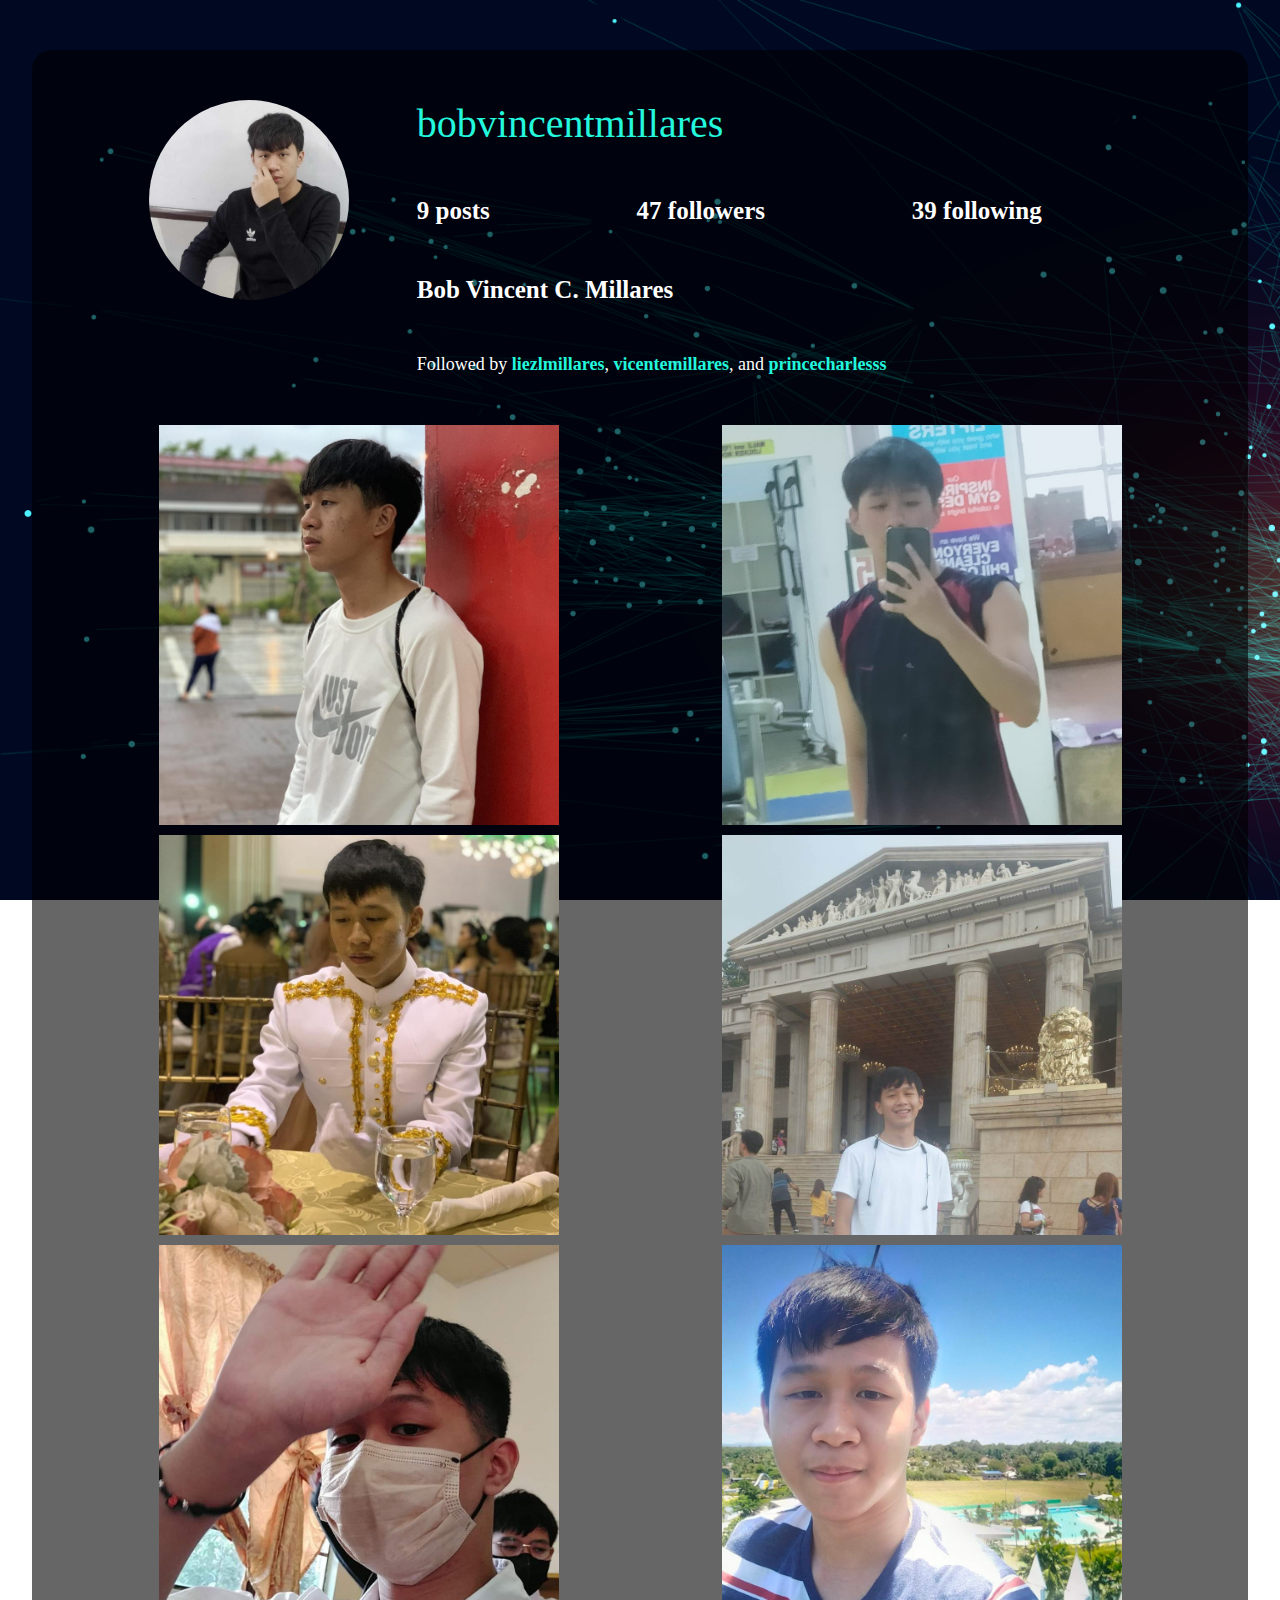
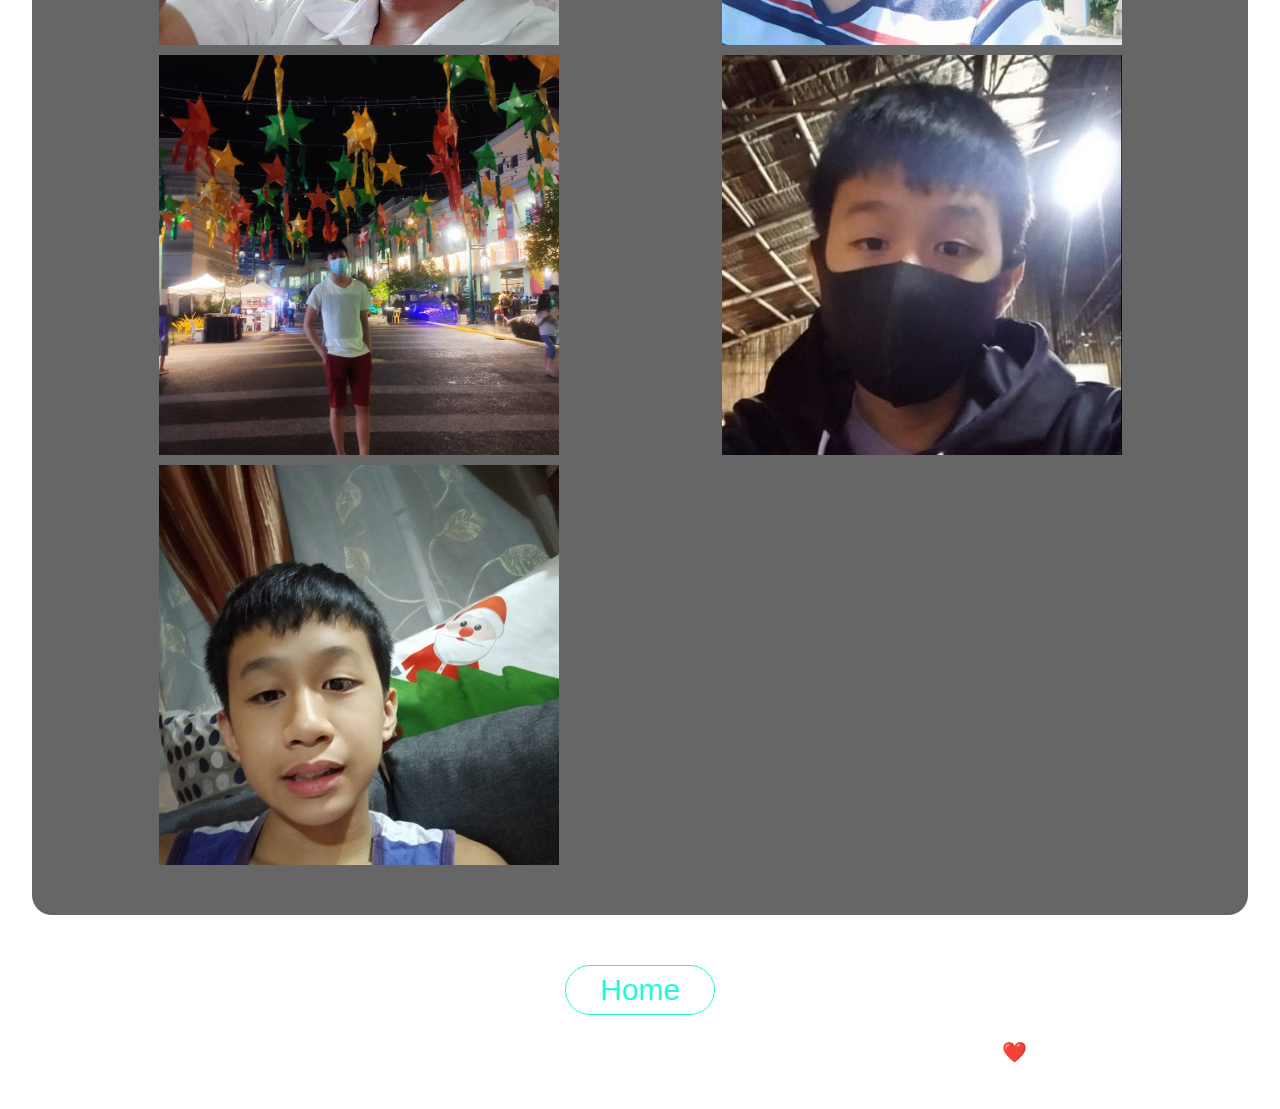
<file: profiles/bob/Gallery.html>
<!DOCTYPE html>
<html lang="en">
  <head>
    <title>My gallery</title>
    <style>
      * {
        box-sizing: border-box;
        margin: 0;
        padding: 0;
        color: white;
      }

      html {
        background: url("./pics/scifi.png") no-repeat center fixed;
        background-size: cover;
      }

      body {
        display: flex;
        flex-direction: column;
        justify-content: center;
        align-items: center;
      }

      .container {
        width: 95%;
        max-width: 1350px;
        height: fit-content;
        margin: 50px 0 50px;
        background: rgba(0, 0, 0, 0.6);
        border-radius: 20px;
        padding: 50px;
      }

      .top {
        height: fit-content;
        display: flex;
        flex-wrap: wrap;
        margin-bottom: 50px;
        justify-content: center;
      }

      .profile-pic {
        height: fit-content;
        width: 30%;
        display: flex;
        flex-direction: column;
        align-items: center;
        margin-bottom: 50px;
      }

      .pp {
        width: 200px;
        height: 200px;
        border-radius: 50%;
        margin-bottom: 25px;
      }

      h1 {
        font-size: 25px;
      }

      .username {
        font-size: 40px;
        color: #23f7dd;
        font-weight: 200;
        /* margin: 10px 0; */
      }

      .socials {
        width: 100px;
        display: flex;
        justify-content: space-between;
      }

      i {
        font-size: 30px;
        transition: all 0.3s;
      }

      i:hover {
        color: #23f7dd;
      }

      .top-right {
        width: 70%;
        min-width: 500px;
        min-height: 275px;
        display: flex;
        flex-direction: column;
        justify-content: space-between;
      }

      .followers {
        width: 80%;
        display: flex;
        justify-content: space-between;
        align-items: center;
        /* margin-bottom: 60px; */
        /* border: 1px solid green; */
      }

      h2 {
        font-size: 18px;
        font-weight: 100;
      }

      .bold {
        font-weight: 700;
        color: #23f7dd;
      }

      .gallery {
        display: grid;
        grid-template-columns: repeat(auto-fit, minmax(400px, 1fr));
        gap: 10px;
        justify-items: center;
      }

      .pictures {
        width: 400px;
        height: 400px;
      }

      footer {
        background: transparent;
        display: flex;
        justify-content: space-between;
        height: 10vh;
        width: 100%;
      }

      footer p {
        font-family: sans-serif;
        font-size: 20px;
        width: 400px;
        padding: 25px;
      }

      .home {
        width: 150px;
        height: 50px;
        font-size: 30px;
        color: #23f7dd;
        background-color: transparent;
        border: 1px solid #23f7dd;
        border-radius: 30px;
        cursor: pointer;
        transition: all 0.3s;
      }

      .home:hover {
        background-color: #23f7dd30;
      }
    </style>
    <link
      rel="stylesheet"
      href="https://cdnjs.cloudflare.com/ajax/libs/font-awesome/6.4.2/css/all.min.css"
      integrity="sha512-z3gLpd7yknf1YoNbCzqRKc4qyor8gaKU1qmn+CShxbuBusANI9QpRohGBreCFkKxLhei6S9CQXFEbbKuqLg0DA=="
      crossorigin="anonymous"
      referrerpolicy="no-referrer"
    />
  </head>
  <body>
    <div class="container">
      <div class="top">
        <div class="profile-pic">
          <img class="pp" src="./pics/bob.jpg" alt="" />
          <div class="socials">
            <a href="https://www.facebook.com/bobvincent.millares"
              ><i class="fa-brands fa-facebook-f"></i
            ></a>
            <a href="https://www.instagram.com/bobvincentmillares/"
              ><i class="fa-brands fa-instagram"></i
            ></a>
          </div>
        </div>
        <div class="top-right">
          <div class="username">bobvincentmillares</div>
          <div class="followers">
            <h1>9 posts</h1>
            <h1>47 followers</h1>
            <h1>39 following</h1>
          </div>
          <h1>Bob Vincent C. Millares</h1>
          <div class="following">
            <h2>
              Followed by <span class="bold">liezlmillares</span>,
              <span class="bold">vicentemillares</span>, and
              <span class="bold">princecharlesss</span>
            </h2>
          </div>
        </div>
      </div>
      <div class="gallery">
        <img class="pictures" src="./pics/bob1.jpg" alt="" />
        <img class="pictures" src="./pics/bob2.jpg" alt="" />
        <img class="pictures" src="./pics/bob3.jpg" alt="" />
        <img class="pictures" src="./pics/bob4.jpg" alt="" />
        <img class="pictures" src="./pics/bob5.jpg" alt="" />
        <img class="pictures" src="./pics/bob6.jpg" alt="" />
        <img class="pictures" src="./pics/bob7.jpg" alt="" />
        <img class="pictures" src="./pics/bob8.jpg" alt="" />
        <img class="pictures" src="./pics/bob9.jpg" alt="" />
      </div>
    </div>
    <a href="./index.html"><button class="home">Home</button></a>
    <footer>
      <p>
        **Disclaimer: The information and details displayed on this webpage are
        for display purposes only. **
      </p>
      <p>Made with ❤️ by Bob</p>
    </footer>
  </body>
</html>
</file>
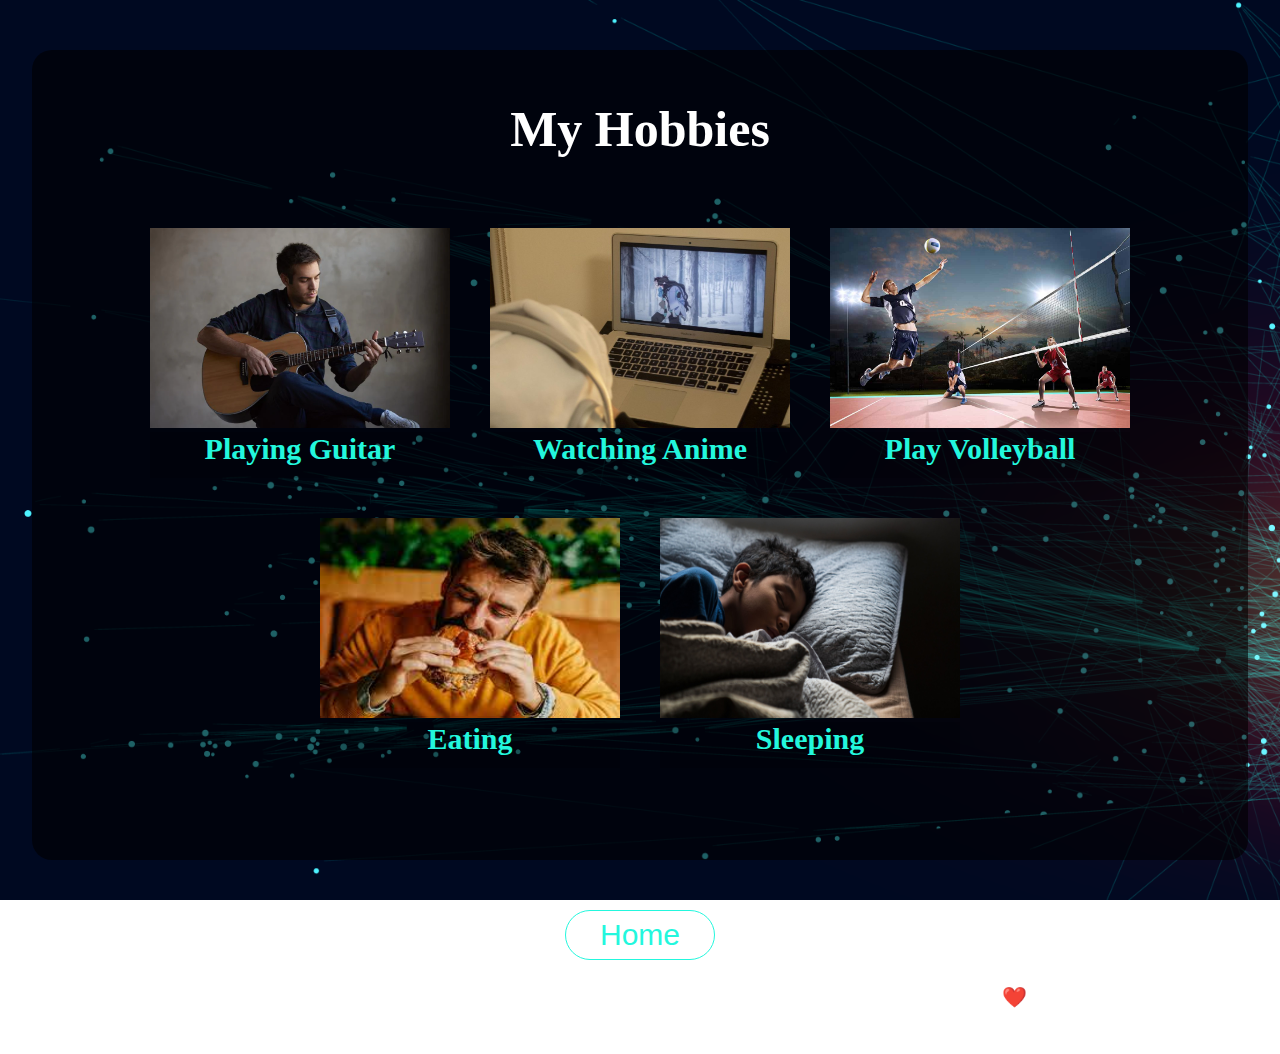
<file: profiles/bob/Hobby.html>
<!DOCTYPE html>
<html lang="en">
  <head>
    <title>My Hobby</title>
    <style>
      * {
        box-sizing: border-box;
        margin: 0;
        padding: 0;
        color: white;
      }

      html {
        background: url("./pics/scifi.png") no-repeat center fixed;
        background-size: cover;
      }

      body {
        display: flex;
        flex-direction: column;
        justify-content: center;
        align-items: center;
      }

      .container {
        width: 95%;
        max-width: 1350px;
        height: fit-content;
        min-height: 90vh;
        margin: 50px 0 50px;
        background: rgba(0, 0, 0, 0.6);
        border-radius: 20px;
        padding: 50px;
        display: flex;
        flex-direction: column;
        align-items: center;
      }

      h1 {
        font-size: 50px;
        margin-bottom: 50px;
      }

      h2 {
        text-align: center;
        background-color: rgba(0, 0, 0, 0.151);
        font-size: 30px;
        height: 20%;
        color: #23f7dd;
      }

      .hobbies {
        display: flex;
        flex-wrap: wrap;
        justify-content: center;
      }

      .hobby {
        width: 300px;
        height: 250px;
        overflow: hidden;
        margin: 20px 20px;
      }

      img {
        width: 100%;
        height: 80%;
      }

      footer {
        background: transparent;
        display: flex;
        justify-content: space-between;
        height: 10vh;
        width: 100%;
      }

      footer p {
        font-family: sans-serif;
        font-size: 20px;
        width: 400px;
        padding: 25px;
      }

      .home {
        width: 150px;
        height: 50px;
        font-size: 30px;
        color: #23f7dd;
        background-color: transparent;
        border: 1px solid #23f7dd;
        border-radius: 30px;
        cursor: pointer;
        transition: all 0.3s;
      }

      .home:hover {
        background-color: #23f7dd30;
      }
    </style>
  </head>
  <body>
    <div class="container">
      <h1>My Hobbies</h1>
      <div class="hobbies">
        <div class="hobby">
          <img src="./pics/playing guitar.webp" alt="Playing Guitar" />
          <h2>Playing Guitar</h2>
        </div>
        <div class="hobby">
          <img src="./pics/watching anime.jpeg" alt="Watching Anime" />
          <h2>Watching Anime</h2>
        </div>
        <div class="hobby">
          <img src="./pics/playing volleyball.jpg" alt="Play Volleyball" />
          <h2>Play Volleyball</h2>
        </div>
        <div class="hobby">
          <img src="./pics/eating.jpg" alt="eating" />
          <h2>Eating</h2>
        </div>
        <div class="hobby">
          <img src="./pics/sleeping.jpg" alt="Sleeping" />
          <h2>Sleeping</h2>
        </div>
      </div>
    </div>
    <a href="./index.html"><button class="home">Home</button></a>
    <footer>
      <p>
        **Disclaimer: The information and details displayed on this webpage are
        for display purposes only. **
      </p>
      <p>Made with ❤️ by Bob</p>
    </footer>
  </body>
</html>
</file>
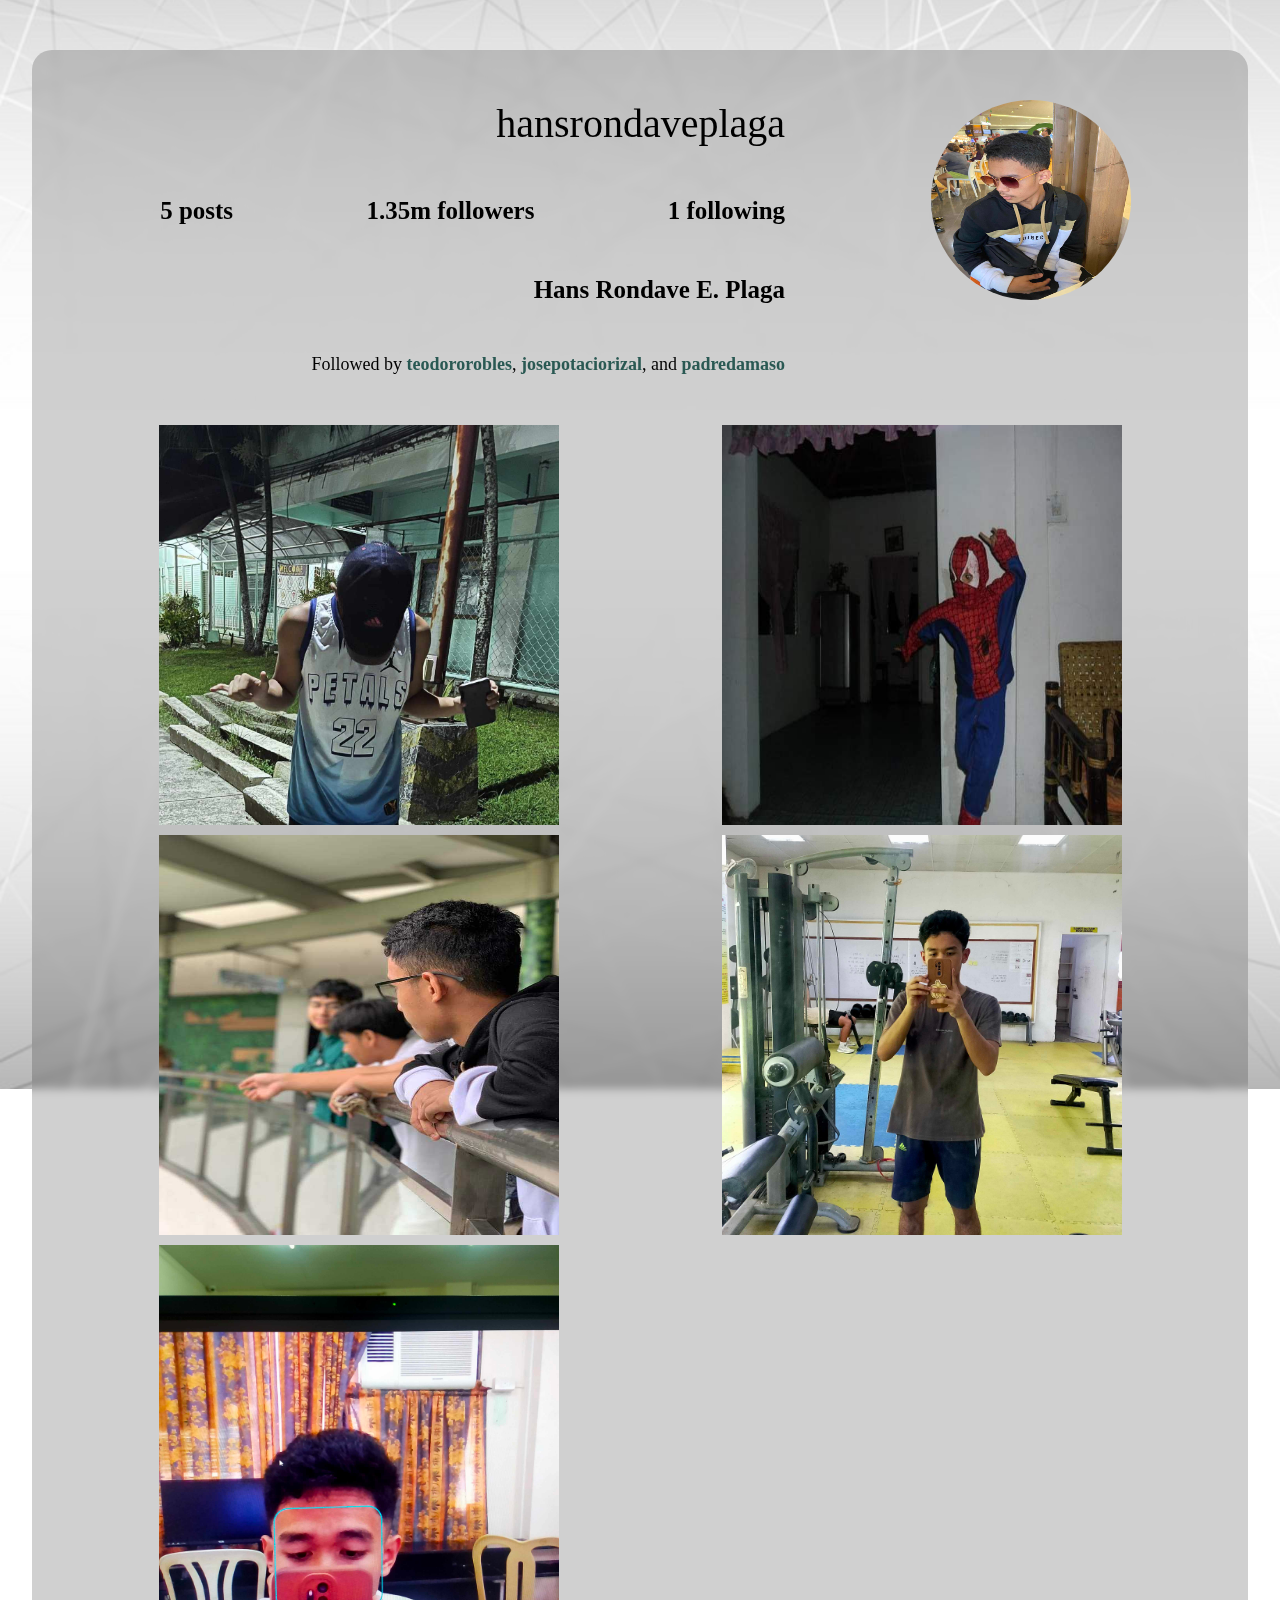
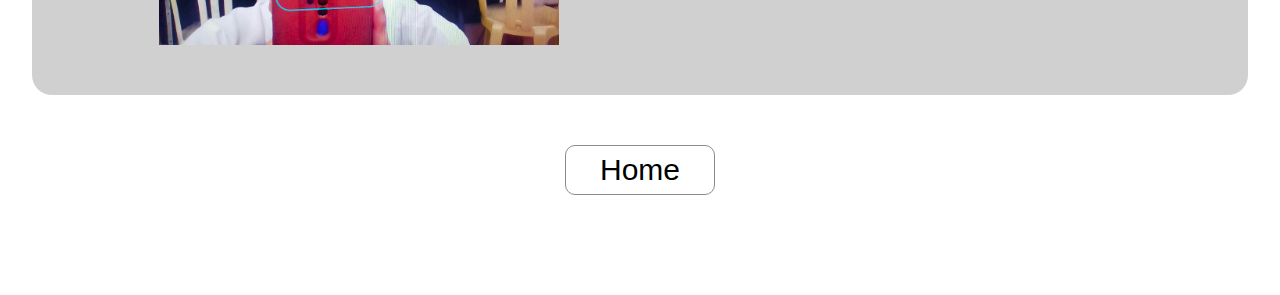
<file: profiles/hans/Gallery.html>
<!DOCTYPE html>
<html lang="en">
  <head>
    <title>My gallery</title>
    <style>
      * {
        box-sizing: border-box;
        margin: 0;
        padding: 0;
        color: black;
      }

      html {
        background: url("./pics/light\ scifi.jpg") no-repeat center fixed;
        background-size: cover;
      }

      body {
        display: flex;
        flex-direction: column;
        justify-content: center;
        align-items: center;
      }

      .container {
        width: 95%;
        max-width: 1350px;
        height: fit-content;
        margin: 50px 0 50px;
        background: rgba(20, 18, 18, 0.201);
        backdrop-filter: blur(4px);
        border-radius: 20px;
        padding: 50px;
      }

      .top {
        height: fit-content;
        display: flex;
        flex-direction: row-reverse;
        flex-wrap: wrap;
        margin-bottom: 50px;
      }

      .profile-pic {
        height: fit-content;
        width: 30%;
        display: flex;
        flex-direction: column;
        align-items: center;
      }

      .pp {
        width: 200px;
        height: 200px;
        border-radius: 50%;
        margin-bottom: 25px;
      }

      h1 {
        font-size: 25px;
      }

      .username {
        width: 80%;
        text-align: right;
        font-size: 40px;
        color: black;
        font-weight: 200;
      }

      .socials {
        width: 100px;
        display: flex;
        justify-content: center;
      }

      i {
        font-size: 30px;
        transition: all 0.3s;
      }

      i:hover {
        color: wheat;
      }

      .top-left {
        width: 70%;
        min-width: 500px;
        min-height: 275px;
        display: flex;
        flex-direction: column;
        justify-content: space-between;
        align-items: center;
      }

      .followers {
        width: 80%;
        display: flex;
        justify-content: space-between;
        align-items: center;
      }

      .following {
        width: 80%;
        text-align: right;
      }

      h2 {
        font-size: 18px;
        font-weight: 100;
      }

      .fullname {
        width: 80%;
        text-align: right;
      }

      .bold {
        font-weight: 700;
        color: #2a5953;
      }

      .gallery {
        display: grid;
        grid-template-columns: repeat(auto-fit, minmax(400px, 1fr));
        gap: 10px;
        justify-items: center;
      }

      .pictures {
        width: 400px;
        height: 400px;
      }

      .home {
        width: 150px;
        height: 50px;
        margin-bottom: 100px;;
        font-size: 30px;
        color: black;
        background-color: transparent;
        border: 1px solid #8d8c8c;
        border-radius: 10px;
        cursor: pointer;
        transition: all 0.3s;
      }

      .home:hover {
        background-color: #0000003c;
        border-color: transparent;
      }
    </style>
    <link
      rel="stylesheet"
      href="https://cdnjs.cloudflare.com/ajax/libs/font-awesome/6.4.2/css/all.min.css"
      integrity="sha512-z3gLpd7yknf1YoNbCzqRKc4qyor8gaKU1qmn+CShxbuBusANI9QpRohGBreCFkKxLhei6S9CQXFEbbKuqLg0DA=="
      crossorigin="anonymous"
      referrerpolicy="no-referrer"
    />
  </head>
  <body>
    <div class="container">
      <div class="top">
        <div class="profile-pic">
          <img class="pp" src="./pics/hans1.jpg" alt="" />
          <div class="socials">
            <a href="https://www.facebook.com/hansrondave.plaga"
              ><i class="fa-brands fa-facebook-f"></i
            ></a>
          </div>
        </div>
        <div class="top-left">
          <div class="username">hansrondaveplaga</div>
          <div class="followers">
            <h1>5 posts</h1>
            <h1>1.35m followers</h1>
            <h1>1 following</h1>
          </div>
          <h1 class="fullname">Hans Rondave E. Plaga</h1>
          <div class="following">
            <h2>
              Followed by <span class="bold">teodororobles</span>,
              <span class="bold">josepotaciorizal</span>, and
              <span class="bold">padredamaso</span>
            </h2>
          </div>
        </div>
      </div>
      <div class="gallery">
        <img class="pictures" src="./pics/hans2.jpg" alt="" />
        <img class="pictures" src="./pics/hans3.jpg" alt="" />
        <img class="pictures" src="./pics/hans4.jpg" alt="" />
        <img class="pictures" src="./pics/hans5.jpg" alt="" />
        <img class="pictures" src="./pics/hans6.jpg" alt="" />
      </div>
    </div>
    <a href="./index.html"><button class="home">Home</button></a>
  </body>
</html>
</file>
<file: stylescss.css>
@import url("https://fonts.googleapis.com/css2?family=Pacifico&family=Raleway:ital,wght@0,100;0,200;0,300;0,400;0,500;0,600;0,700;0,800;0,900;1,100;1,200;1,300;1,400;1,500;1,600;1,700;1,800;1,900&family=Space+Mono&display=swap");

:root {
  --mvx-color1: #23f7dd;
  --htm-color: rgba(12, 11, 33, 0.9);
}

* {
  box-sizing: border-box;
  font-family: "Raleway", sans-serif;
  font-size: 10px;
  margin: 0;
  padding: 0;
  color: white;
}

html {
  background: url("./resources/dark\ bg.jpg") no-repeat center fixed;
  background-size: cover;
  height: 100vh;
  width: 100vw;
  overflow-x: hidden;
  scroll-behavior: smooth;
}

body {
  margin: 0;
}

/* Navbar */

nav {
  display: flex;
  width: 100%;
  position: fixed;
  align-items: center;
  justify-content: space-between;
  padding: 30px;
  z-index: 1;
  transition: all 0.6s;
  /* border: 1px solid; */
}

nav.sticky {
  background-color: var(--htm-color);
  backdrop-filter: blur(15px);
  padding: 0 10px;
}

/* nav.hidden {
  transform: translateY(-200px);
} */

#logo {
  /* border: 1px solid white; */
  height: 100px;
}

.logo-nav {
  /* border: 1px solid; */
  height: 100px;
}

.logo-nav2 {
  display: none;
}

/* #navbar,
#navbar-med {
  border: 1px solid ;
} */

#navbar-med {
  display: none;
}

#dropdown {
  /* border: 1px solid white; */
  height: 35px;
  width: 35px;
  display: flex;
  flex-direction: column;
  justify-content: space-between;
  align-items: center;
  cursor: pointer;
  padding: 5px 0;
  position: relative;
  top: -5px;
}

.dropdown-lines {
  background-color: white;
  height: 2px;
  width: 30px;
  transition: all 0.3s;
}

#dropdown:hover .dropdown-lines {
  background-color: var(--mvx-color1);
}

#sidebar {
  width: 100vw;
  height: 100vh;
  position: fixed;
  z-index: 2;
  overflow: hidden;
  background-color: rgba(0, 0, 0, 0.8);
  backdrop-filter: blur(10px);
  transition: transform 0.1s, opacity 0.7s 0.1s;
}

#dropdown-list {
  position: fixed;
  height: 100vh;
  width: 40vw;
  background-color: var(--htm-color);
  z-index: 3;
  transition: transform 0.5s, opacity 1s;
}

.dropdown-list-top {
  width: 100%;
  height: 15%;
  background: linear-gradient(rgba(12, 11, 33, 0.5) 50%, rgba(27, 24, 71, 0.9)),
    url("./resources/wp7753575.jpg") no-repeat center center;
  background-size: cover;
  border-bottom: 2px solid var(--mvx-color1);
  display: flex;
  justify-content: space-between;
}

#close-btn {
  height: 50px;
  width: 50px;
  /* border: 1px solid white; */
  margin: 25px 20px 0 0;
  display: flex;
  justify-content: center;
  align-items: center;
  cursor: pointer;
}

#close-btn:hover .fa-circle-xmark {
  color: var(--mvx-color1);
}

.fa-circle-xmark {
  font-weight: lighter;
  /* opacity: 0.5; */
  color: rgba(227, 226, 226, 0.6);
}

.sidebar-nav {
  list-style: none;
  width: 100%;
  display: flex;
  flex-direction: column;
  justify-content: center;
  align-items: flex-start;
}

.sidebar-nav a {
  margin: 60px 20px 0 20px;
  width: 90%;
  box-shadow: inset 0 -7px 10px -10px rgba(199, 199, 199, 0.5);
  padding-bottom: 15px;
  text-decoration: none;
}

.sidebar-list {
  font-size: 3rem;
  transition: all 0.3s;
}

.hover-mvx-color:hover li {
  color: var(--mvx-color1);
}

.hide {
  opacity: 0;
  transform: translateX(-100%);
}

.darken {
  opacity: 1;
  transform: translateX(0);
  /* transition: transform 0.5s 0.1, opacity 0.1s; */
}

.sidebar-scroll-in {
  opacity: 1;
  transform: translateX(0);
  /* transition: transform 0.3s, opacity 0.2s 0.3s; */
}

/* Home section */

#home {
  background: url("./resources/simple-clean-background-8g9017acqfddycrl.jpg")
    no-repeat center fixed;
  background-size: cover;
  height: 80vh;
  width: 100vw;
  margin: auto;
  display: flex;
  flex-direction: column;
  align-items: center;
  justify-content: center;
  text-align: center;
}

#home h1 {
  font-size: 7rem;
  margin-bottom: 25px;
  padding: 0 20px;
  /* border: 1px solid white; */
}

#home p {
  font-size: 1.9rem;
  width: 90%;
  max-width: 1008px;
  opacity: 0.7;
  font-weight: 300;
  margin-bottom: 20px;
}

.icon-div {
  transition: all 0.3s;
}

i {
  font-size: 4rem;
  color: white;
  transition: all 0.3s;
}

/* About Section */

#about {
  height: fit-content;
  width: 100%;
  max-width: 1600px;
  margin: auto;
  padding-bottom: 50px;
  display: flex;
  flex-direction: column;
  align-items: center;
}

.about1,
.about2 {
  display: flex;
  justify-content: center;
  flex-wrap: wrap;
  width: 100%;
  height: 75vh;
}

.about2 {
  flex-direction: row-reverse;
}

.void {
  display: flex;
  justify-content: center;
  align-items: center;
}

.fa-circle-question,
.fa-book-open {
  font-size: 15rem;
}

.content {
  display: flex;
  flex-direction: column;
  justify-content: center;
}

.void,
.content {
  width: 50%;
  min-width: 575px;
}

.content h2 {
  font-size: 5.5rem;
  margin-right: 25px;
  margin-left: 25px;
}

.content p {
  font-size: 3.3rem;
  opacity: 0.7;
  margin: 35px 25px;
}

.btn {
  width: fit-content;
  height: fit-content;
  padding: 15px 20px;
  margin-right: 25px;
  margin-left: 25px;
  background-color: transparent;
  border-radius: 5px;
  border: 3px solid white;
  font-size: 2.5rem;
  font-weight: 700;
  transition: all 0.3s;
}

.btn:hover {
  border: 3px solid black;
  color: black;
  background-color: white;
  cursor: pointer;
}

.text-right {
  text-align: right;
}

/* @media screen and (max-width: 1200px) {

} */

.list {
  /* border: 1px solid; */
  display: flex;
  list-style: none;
}

.list li {
  margin-right: 30px;
  transition: all 0.3s;
}

.hover-down:hover {
  transform: translateY(12px);
}

.list li a {
  font-size: 2.2rem;
  text-decoration: none;
  font-weight: bold;
  color: white;
  transition: all 0.3s;
}

.hover-mvx-color:hover {
  color: var(--mvx-color1);
}

#contact {
  width: 100%;
  height: 50vh;
  margin-bottom: 50px;
}

.breakline {
  width: 90%;
  height: 1px;
  background-color: white;
  margin: auto;
}

.contact-details {
  margin: auto;
  width: 100%;
  height: 100%;
  max-width: 1200px;
  padding: 170px 50px;
  display: flex;
  flex-direction: column;
  justify-content: center;
}

.contact-details h3 {
  font-size: 2.5rem;
  font-weight: 300;
  margin-bottom: 30px;
}

.email {
  text-decoration: none;
  font-size: 4rem;
  font-weight: 700;
  transition: all 0.3s;
}

.email:hover {
  color: var(--mvx-color1);
}

.contact-details p {
  margin-top: 30px;
}

.contact-details p, .fb {
  font-size: 2rem;
}

.fb {
  text-decoration: none;
  transition: all 0.3s;
}

.fb:hover {
  color: var(--mvx-color1);
}

footer {
  width: 100%;
  height: 10vh;
}

#footbar {
  width: fit-content;
  margin: auto;
}

.footlist {
  list-style: none;
  display: flex;
}

.footlist li {
  margin: 0 25px;
  text-align: center;
}

.footlist li a {
  font-size: 2rem;
  transition: all 0.3s;
  text-decoration: none;
}
/* media queries */

@media screen and (max-width: 1150px) {
  #navbar {
    display: none;
  }

  #navbar-med {
    display: flex;
  }

  .void,
  .content {
    height: 50%;
    width: 100%;
    text-align: center;
  }
}

@media screen and (max-width: 875px) {
  #dropdown-list {
    width: 70vw;
  }

  .dropdown-list-top {
    /* height: 10%; */
    border: 1px solid transparent;
    border-bottom: 1px solid var(--mvx-color1);
  }
}

@media screen and (max-width: 600px) {
  #home {
    height: 80vh;
  }

  #home h1 {
    font-size: 4.7rem;
  }

  #home p {
    font-size: 1.6rem;
    padding: 0 15px 0;
  }

  .hover-down {
    display: none;
  }

  #dropdown {
    margin-right: 15px;
    top: 0;
  }

  #dropdown-list {
    width: 100vw;
  }

  .logo-nav {
    display: none;
  }

  .logo-nav2 {
    display: block;
    height: 60px;
    margin: 20px 20px;
  }

  .sidebar-logo {
    display: block;
    height: 85px;
    /* border: 2px solid white; */
  }

  .sidebar-list {
    font-size: 2.2rem;
    font-weight: bold;
  }

  #about {
    width: 100%;
  }

  .about1,
  .about2 {
    height: 65vh;
  }

  .void,
  .content {
    min-width: 300px;
  }

  .content h2 {
    font-size: 3rem;
  }

  .content p {
    font-size: 1.5rem;
  }

  .fa-circle-question,
  .fa-book-open {
    font-size: 9rem;
  }

  .btn {
    font-size: 1.8rem;
    padding: 10px 15px;
  }

  .contact-details {
    padding: 50px 25px;
  }

  .contact-details h3 {
    font-size: 2rem;
  }

  .email {
    font-size: 2.5rem;
  }

  .contact-details p {
    font-size: 1.8rem;
  }

  
  #footbar {
    padding-bottom: 20px;
    width: 100%;
  }

  .footlist {
    display: block;
  }

  .footlist li {
    margin-bottom: 20px;
    text-align: left;
  }
}
</file>
<file: Merchant Mariner/style.css>
@import url("https://fonts.googleapis.com/css2?family=Pacifico&family=Poppins:ital,wght@0,200;0,300;0,400;0,500;0,600;0,700;0,800;0,900;1,100;1,200;1,300;1,400;1,500;1,600;1,700;1,800;1,900&family=Raleway:ital,wght@0,100;0,200;0,300;0,400;0,500;0,600;0,700;0,800;0,900;1,100;1,200;1,300;1,400;1,500;1,600;1,700;1,800;1,900&family=Space+Mono&display=swap");

:root {
  --mint-color1: #20dbc2;
  --mint-color2: #22c5af;
  --htm-color: rgba(12, 11, 33, 0.9);
  --lightmode-text-clr: rgb(8, 2, 71);
  --darkmode-text-clr: whitesmoke;
}

* {
  box-sizing: border-box;
  margin: 0;
  padding: 0;
  font-size: 10px;
  font-family: "Raleway", sans-serif;
}

html {
  background-color: azure;
  overflow: hidden;
}

body {
  width: 100vw;
  height: 100vh;
  display: flex;
}

#big-circle {
  position: absolute;
  width: 350vw;
  height: 350vh;
  border-radius: 50%;
  background-color: var(--mint-color2);
  transform: translate(-84%, -50%);
  transition: all 2s ease-in-out;
  z-index: 2;
}

.intro-text {
  max-width: 800px;
  width: 40vw;
  text-align: center;
  color: whitesmoke;
}

#non-member,
#member {
  position: absolute;
  transition: transform 3s;
  z-index: 3;
  top: 100px;
}

#non-member {
  left: 8vw;
}

#member {
  right: 8vw;
}

.welcome-title {
  font-size: 7rem;
  margin-bottom: 25px;
}

.welcome-note {
  font-size: 3rem;
  margin-bottom: 25px;
}

.btn {
  border-radius: 40px;
  width: 150px;
  height: 50px;
  color: var(--darkmode-text-clr);
  font-size: 2rem;
  font-weight: 700;
  text-transform: uppercase;
  border: none;
  outline: none;
  cursor: pointer;
  transition: all 0.3s;
}

.form-btn {
  background-color: var(--mint-color2);
  margin-bottom: 25px;
}

.toggle-btn {
  background-color: transparent;
  border: 3px solid var(--darkmode-text-clr);
}

.form-btn:hover {
  background: var(--mint-color1);
}

.toggle-btn:hover {
  background-color: rgba(255, 255, 255, 0.5);
  color: #4f4e4e;
  border-color: transparent;
}

/* input forms */

.form {
  width: 40vw;
  height: 80vw;
  min-width: 350px;
  max-width: 600px;
  min-height: 600px;
  display: flex;
  flex-direction: column;
  justify-content: center;
  align-items: center;
  transition: all 2s;
}

form {
  width: 100%;
  display: flex;
  flex-direction: column;
  align-items: center;
}

#sign-up,
#log-in {
  position: absolute;
  align-self: center;
  z-index: 1;
}

#sign-up {
  margin-left: 10vw;
}

#log-in {
  margin-right: 10vw;
  right: 0;
}

.form h1 {
  font-size: 5rem;
  font-weight: 700;
  font-family: "Poppins", sans-serif;
  margin-bottom: 25px;
  color: var(--htm-color);
}

.form p {
  font-size: 2rem;
  font-weight: 600;
  margin-bottom: 35px;
}

.input-field {
  width: 90%;
  height: 70px;
  margin-bottom: 25px;
  display: flex;
  border-radius: 55px;
  background-color: #f0f0f0;
  box-shadow: 0 0 5px gray;
}

.input-field i {
  height: 100%;
  width: 15%;
  display: flex;
  justify-content: center;
  align-items: center;
  font-size: 3rem;
  color: var(--htm-color);
}

.password-toggle-icon {
  font-size: 2rem !important;
  cursor: pointer;
  opacity: 0;
  transition: all 0.5s;
}

.input-field input {
  height: 100%;
  width: 85%;
  background-color: transparent;
  outline: none;
  border: none;
  font-size: 2.3rem;
  font-weight: 600;
  color: var(--htm-color);
}

.input-field input[type="password"] {
  width: 75%;
}

input::placeholder {
  color: #716f6fa0;
  font-weight: 400;
}

.social-medias {
  display: flex;
}

.social-icons {
  margin: 0 15px;
  width: 55px;
  height: 55px;
  display: flex;
  justify-content: center;
  align-items: center;
  border: 1px solid black;
  border-radius: 50%;
  transition: all 0.3s;
  cursor: pointer;
}

.social-medias a {
  text-decoration: none;
}

.social-icons i {
  font-size: 3rem;
  color: var(--htm-color);
  transition: all 0.3s;
}

.social-medias a:hover :is(.social-icons, .social-icons i) {
  color: var(--mint-color1);
  border-color: var(--mint-color2);
}

/* .img-container {
    width: 100%;
    position: absolute;
    display: flex;
    bottom: 15px;
    justify-content: space-between;
    z-index: 3;
} */

#ratings,
#officers {
  max-height: 500px;
  z-index: 3;
  position: absolute;
  display: flex;
  bottom: 0;
  transition: transform 4s;
}

#ratings {
  margin-left: 30vw;
  height: 35vh;
}

#officers {
  right: 0;
  margin-right: 30vw;
  height: 50vh;
}

.show {
  transform: translateX(0);
}

.hide-left {
  transform: translateX(-500%);
}

.hide-right {
  transform: translateX(500%);
}

/* Media Queries */

@media screen and (max-width: 1600px) {
  #non-member {
    left: 5vw;
  }

  #member {
    right: 5vw;
  }

  #sign-up {
    margin-left: 5vw;
  }

  #log-in {
    margin-right: 5vw;
  }
}

@media screen and (max-width: 1024px) {
  #sign-up {
    margin-left: 1vw;
  }

  #log-in {
    margin-right: 1vw;
    right: 0;
  }

  .welcome-title {
    font-size: 5rem;
    margin-bottom: 25px;
  }

  .welcome-note {
    font-size: 2.4rem;
    margin-bottom: 25px;
  }
}

@media screen and (max-width: 960px) {
  #big-circle {
    position: absolute;
    width: 450px;
    height: 450px;
    border-radius: 50%;
    background-color: var(--mint-color2);
    transform: translate(0);
    top: -225px;
    left: -225px;
    transition: all 1s ease-in-out;
    z-index: 1;
  }

  .intro-text {
    width: 200px;
  }

  .welcome-title {
    font-size: 3rem;
  }

  .toggle-btn {
    width: 100px;
    height: 35px;
    font-size: 1.5rem;
  }

  #non-member,
  #member {
    transition: transform 3s;
    z-index: 4;
    top: 20px;
  }

  #non-member {
    left: 0;
  }

  #member {
    right: 0;
  }

  .welcome-note {
    display: none;
  }

  .form {
    left: calc(50vw - 175px);
    z-index: 3;
  }

  .input-field input {
    font-size: 1.7rem;
  }

  #ratings {
    margin-left: 0;
    height: 20vh;
  }

  #officers {
    right: 0;
    margin-right: 0;
    height: 25vh;
  }
}

@media screen and (max-height: 1024px) {

  #ratings,
  #officers {
    max-height: 300px;
  }

  #officers {
    bottom: -60px
  }
}
</file>
<file: simplecalculator/styles.css.css>
* {
    box-sizing: border-box;
    padding: 0;
    margin: 0;
    font-size: 10px;
}

html {
    background-color: rgb(13, 30, 64);
}

body {
    display: flex;
    justify-content: center;
    align-items: center;
    height: 100vh;
    width: 100vw;
}

#container {
    /* border: 1px solid wheat; */
    height: 700px;
    width: 450px;
    border-radius: 30px;
    background-color: #22252D;
    box-shadow: 4px 4px 30px rgba(164, 164, 164, 0.3);
}

#input-container {
    /* border: 1px solid white; */
    height: 200px;
    background-color: black;
    display: flex;
    justify-content: flex-end;
    align-items: flex-end;
    margin: 25px;
    border-radius: 5px;
}

#input-display {
    height: 45%;
    width: 100%;
    text-align: right;
    font-size: 5rem;
    color: white;
    background-color: transparent;
    border: none;
    pointer-events: none;
    padding-right: 10px;
}

#buttons {
    /* border: 1px solid white; */
    display: grid;
    margin: 0 25px 20px;
    grid-template-columns: repeat(4, 1fr);
    grid-template-rows: repeat(5, 1fr);
    gap: 5px;
    justify-items: center;
}

.btn, .btn-equal {
    height: 80px;
    width: 90px;
    font-size: 2.5rem;
    font-weight: bold;
    border-radius: 15px;
    transition: opacity 0.3s, background-color 0.2s;
}

.btn:hover {
    opacity: 0.8;
}

.btn:active {
    background-color: rgba(228, 233, 233, 0.858);
}

.btn-yellow {
    background-color: rgb(245, 146, 62);
    color: white;
}

.button-grey {
    background-color: rgb(224, 224, 224);
    color: black;
}

.btn-equal {
    background-color: green;
    color: white;
}

.btn-clear {
    background-color: red;
    color: white;
}

@media only screen and (max-height: 900px), (max-width: 470px) {
    #container {
        height: 500px;
        width: 300px;
    }

    #input-container {
        height: 150px;
    }

    .btn, .btn-equal {
        height: 50px;
        width: 55px;
        font-size: 2rem;
    }
}
</file>
